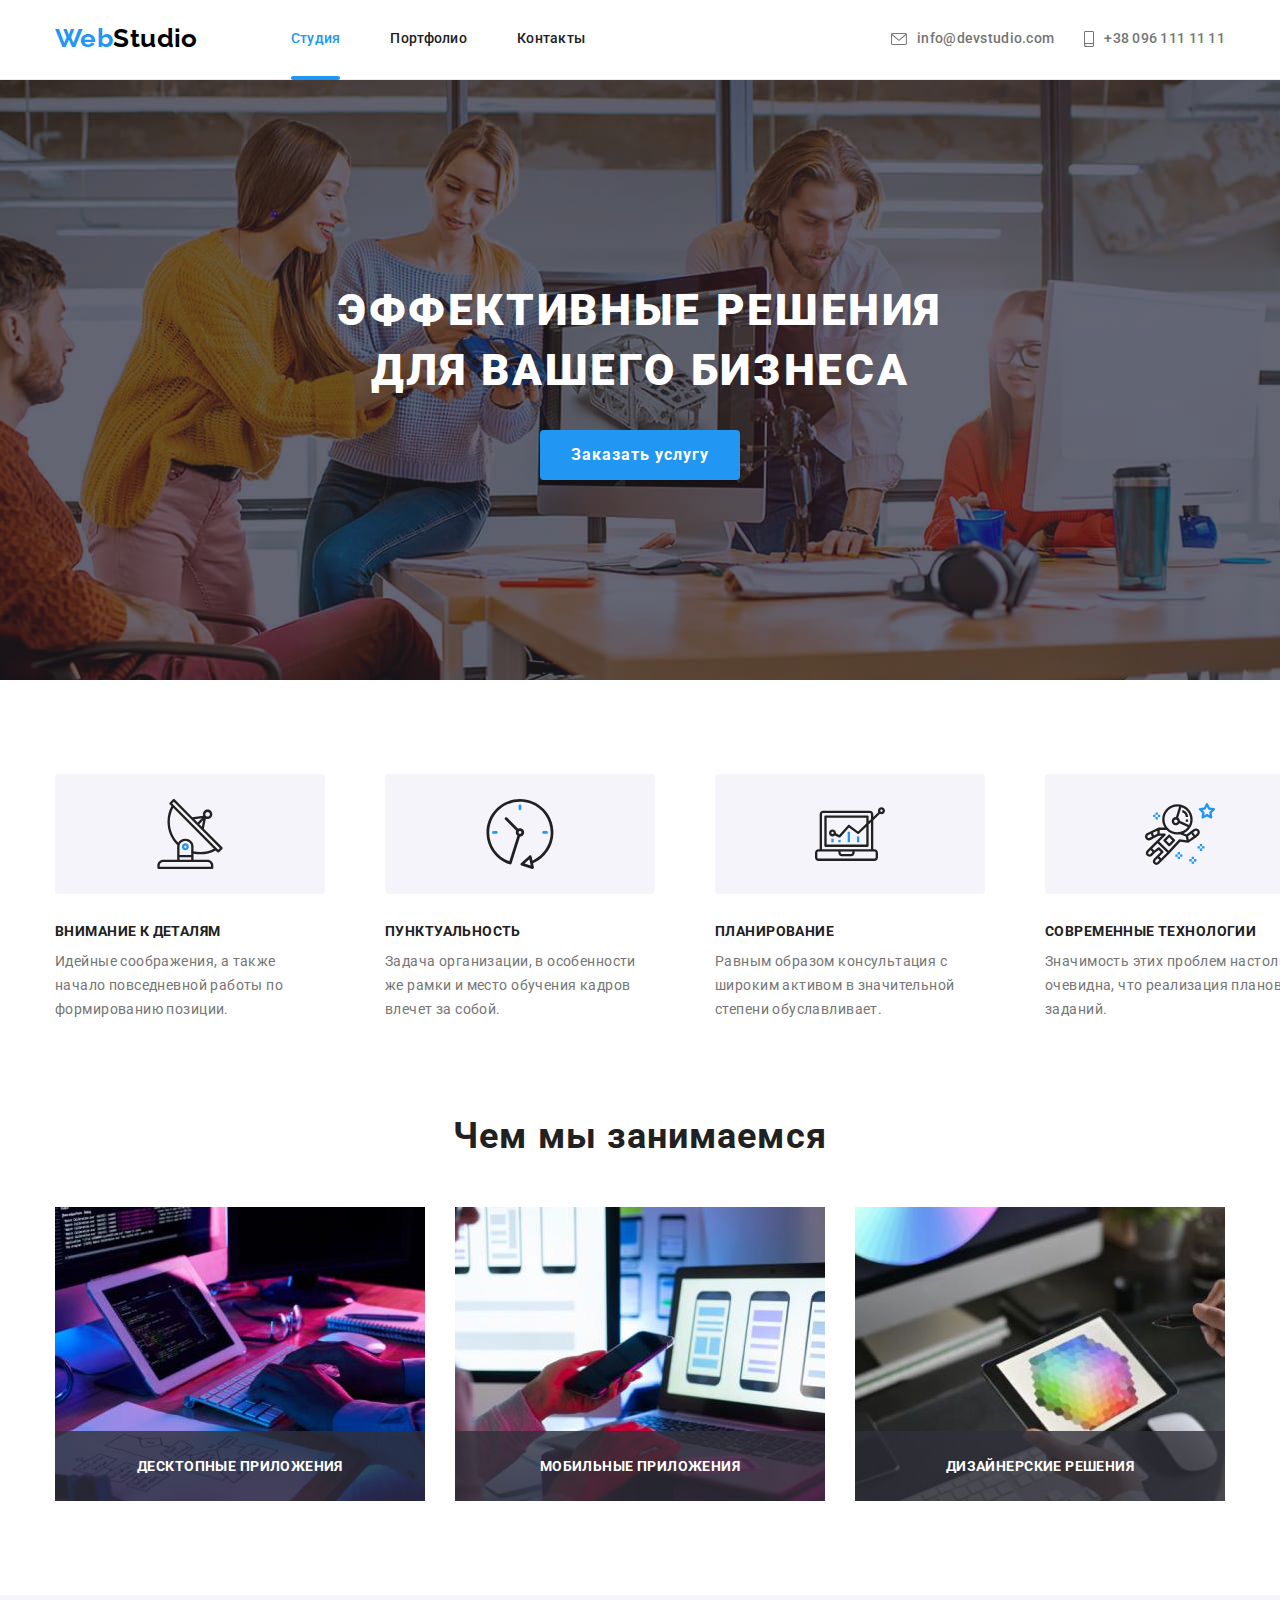
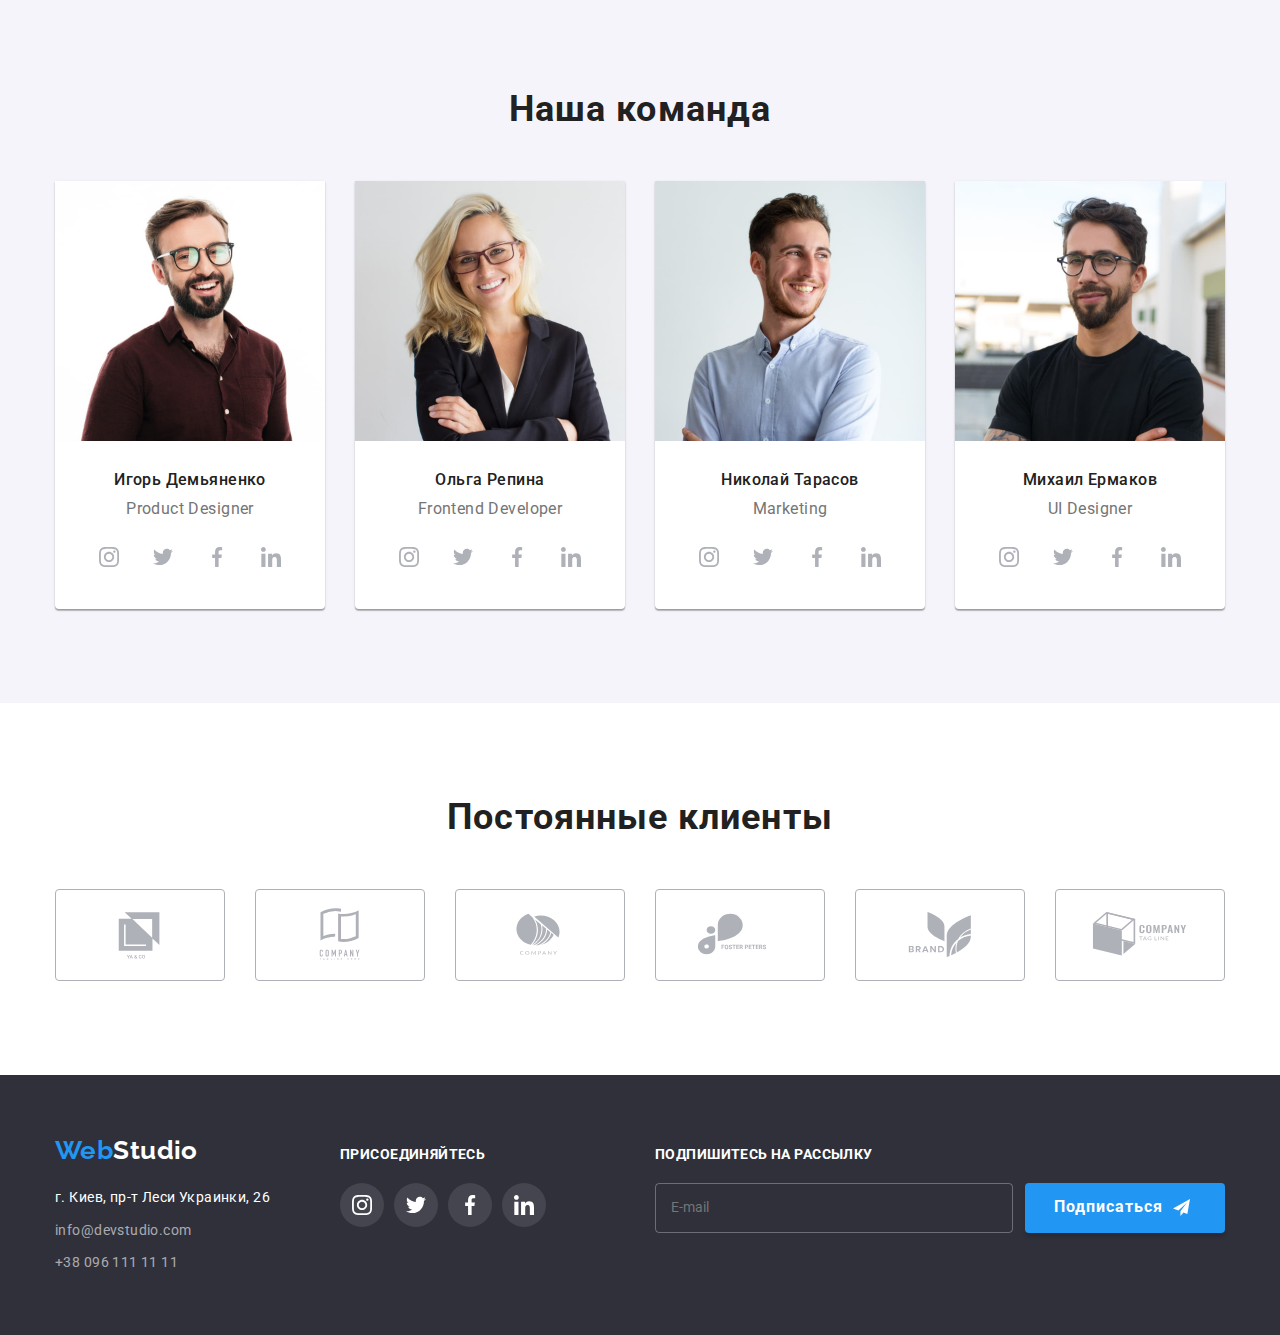
<file: index.html>
<!DOCTYPE html>
<html lang="ru">
<head>
    <meta charset="UTF-8">
    <meta http-equiv="X-UA-Compatible" content="IE=edge">
    <meta name="viewport" content="width=device-width, initial-scale=1.0">
    <title>Студия</title>     
    <link rel="stylesheet" href="https://cdnjs.cloudflare.com/ajax/libs/modern-normalize/1.0.0/modern-normalize.min.css">    
    <link rel="preconnect" href="https://fonts.googleapis.com">
    <link rel="preconnect" href="https://fonts.gstatic.com" crossorigin>
    <link href="https://fonts.googleapis.com/css2?family=Montserrat:wght@400;700&family=Raleway:wght@700&family=Roboto:wght@400;500;700;900&display=swap"
        rel="stylesheet">
    <link rel="stylesheet" href="./css/main.min.css">      
    <!-- <link rel="stylesheet" href="./css/styles.css">   -->
</head>
<body>
    <header class="header">
        <div class="container">
            <nav class="header-menu d-flex">
                <a lang="en" href="#" class="logo link"><span class="logo-blue">Web</span>Studio</a>
                <ul class="menu-list list">
                    <li>
                        <a class="menu-link link current" href="index.html">Студия</a>
                    </li>
                    <li>
                        <a class="menu-link link" href="portfolio.html">Портфолио</a>
                    </li>
                    <li >
                        <a class="menu-link link" href="#">Контакты</a>
                    </li>
                </ul>
            </nav>
            <ul class="header-link list">
                <li>                  
                    <a class="header-mail link" href="mailto:info@devstudio.com">
                        <svg class="envelope-icon" width="16" height="12">
                            <use href="./img/clients.svg#icon-envelope-1"></use>
                        </svg> info@devstudio.com
                    </a>
                </li>
                <li>                  
                    <a class="header-tel link" href="tel:+380961111111">
                        <svg class="smartphone-icon" width="10" height="16">
                            <use href="./img/clients.svg#icon-smartphone-2-1"></use>
                        </svg> +38 096 111 11 11
                    </a>
                </li>
            </ul>
        </div>
    </header>
    <main>
        <section class="hero section">
            <div class="container">
                <h1 class="hero__title">
                    Эффективные решения для вашего бизнеса
                </h1>        
                <button data-modal-open class="btn hero__btn" type="button">Заказать услугу</button>
            </div>
        </section>
        <section class="specifics section">
            <div class="container">
                <h2 class="visually-hidden">Особенности нашей команды</h2>
                <ul class="specify list d-flex">
                    <li class="specify__list">
                        <div class="specify__block">
                            <svg class="specify__icon" width="70" height="70">
                                <use href="./img/specifics.svg#icon-antenna-1-1"></use>
                            </svg>
                        </div>
                        <h3 class="specify__title">
                            Внимание к деталям
                        </h3>
                        <p class="specify__text">
                            Идейные соображения, а также начало повседневной работы по формированию позиции.
                        </p>
                    </li>
                    <li class="specify__list">
                        <div class="specify__block">
                            <svg class="specify__icon" width="70" height="70">
                                <use href="./img/specifics.svg#icon-clock-1-1"></use>
                            </svg>
                        </div>
                        <h3 class="specify__title">
                            Пунктуальность
                        </h3>
                        <p class="specify__text">
                            Задача организации, в особенности же рамки и место обучения кадров влечет за собой.
                        </p>
                    </li>
                    <li class="specify__list">
                        <div class="specify__block">
                            <svg class="specify__icon" width="70" height="70">
                                <use href="./img/specifics.svg#icon-diagram-1-1"></use>
                            </svg>
                        </div>                       
                        <h3 class="specify__title">
                            Планирование
                        </h3>
                        <p class="specify__text">
                            Равным образом консультация с широким активом в значительной степени обуславливает.
                        </p>
                    </li>
                    <li class="specify__list">
                        <div class="specify__block">
                            <svg class="specify__icon" width="70" height="70">
                                <use href="./img/specifics.svg#icon-astronaut-1-1"></use>
                            </svg>
                        </div>
                        <h3 class="specify__title">
                            Современные технологии
                        </h3>
                        <p class="specify__text">
                            Значимость этих проблем настолько очевидна, что реализация плановых заданий.
                        </p>
                    </li>
                </ul>
            </div>
        </section>
        <section class="employment">
            <div class="container">
                <h2>
                    Чем мы занимаемся
                </h2>
                <ul class="employ list d-flex">                    
                    <li class="employ__photo">                      
                        <div class="employ__overlay">
                            <p class="employ__text">Десктопные приложения</p>
                        </div>
                        <img src="img/box_1.jpg" alt="work_space" width="370">                                          
                    </li>
                    <li class="employ__photo">
                        <div class="employ__overlay">
                           <p class="employ__text">Мобильные приложения</p>
                        </div> 
                        <img src="img/box_2.jpg" alt="laptop" width="370">
                    </li>
                    <li class="employ__photo">
                        <div class="employ__overlay">
                           <p class="employ__text">Дизайнерские решения</p>
                        </div> 
                        <img src="img/box_3.jpg" alt="tablet" width="370">
                    </li>
                </ul>
            </div>
        </section>
        <section class="teem section">
            <div class="container">
                <h2>
                    Наша команда
                </h2>
                <ul class="teem__list list">
                    <li>
                        <img class="teem__photo" src="img/teamcard_1.jpg" alt="Демьяненко" width="270">                      
                        <h3 class="teem__name">Игорь Демьяненко</h3>
                        <p class="teem__description">Product Designer</p>
                        <ul class="socials list">
                            <li class="soc__item">
                                <a href="" class="soc__link link">
                                    <svg class="soc__icon" width="20" height="20">
                                        <use href="./img/symbols.svg#icon-instagram-2-2-1"></use>
                                    </svg>
                                </a>
                            </li>
                            <li class="soc__item">
                                <a href="" class="soc__link link">
                                    <svg class="soc__icon" width="20" height="20">
                                        <use href="./img/symbols.svg#icon-twitter-1-1"></use>
                                    </svg>
                                </a>
                            </li>
                            <li class="soc__item">
                                <a href="" class="soc__link link">
                                    <svg class="soc__icon" width="20" height="20">
                                         <use href="./img/symbols.svg#icon-facebook-1-1"></use>
                                    </svg>
                                </a>
                            </li>
                            <li class="soc__item">
                                <a href="" class="soc__link link">
                                    <svg class="soc__icon" width="20" height="20">
                                        <use href="./img/symbols.svg#icon-linkedin-1-1"></use>
                                    </svg>
                                </a>
                            </li>
                        </ul>
                    </li>
                    <li>
                        <img class="teem__photo" src="img/teamcard_2.jpg" alt="Репина" width="270">                       
                        <h3 class="teem__name">Ольга Репина</h3>
                        <p class="teem__description">Frontend Developer</p> 
                        <ul class="socials list">
                            <li class="soc__item">
                                <a href="" class="soc__link link">
                                    <svg class="soc__icon" width="20" height="20">
                                        <use href="./img/symbols.svg#icon-instagram-2-2-1"></use>
                                    </svg>
                                </a>
                            </li>
                            <li class="soc__item">
                                <a href="" class="soc__link link">
                                    <svg class="soc__icon" width="20" height="20">
                                        <use href="./img/symbols.svg#icon-twitter-1-1"></use>
                                    </svg>
                                </a>
                            </li>
                            <li class="soc__item">
                                <a href="" class="soc__link link">
                                    <svg class="soc__icon" width="20" height="20">
                                        <use href="./img/symbols.svg#icon-facebook-1-1"></use>
                                    </svg>
                                </a>
                            </li>
                            <li class="soc__item">
                                <a href="" class="soc__link link">
                                    <svg class="soc__icon" width="20" height="20">
                                        <use href="./img/symbols.svg#icon-linkedin-1-1"></use>
                                    </svg>
                                </a>
                            </li>
                        </ul>
                    </li>
                    <li>
                        <img class="teem__photo" src="img/teamcard_3.jpg" alt="Тарасов" width="270">                       
                        <h3 class="teem__name">Николай Тарасов</h3>
                        <p class="teem__description">Marketing</p> 
                        <ul class="socials list">
                            <li class="soc__item">
                                <a href="" class="soc__link link">
                                    <svg class="soc__icon" width="20" height="20">
                                        <use href="./img/symbols.svg#icon-instagram-2-2-1"></use>
                                    </svg>
                                </a>
                            </li>
                            <li class="soc__item">
                                <a href="" class="soc__link link">
                                    <svg class="soc__icon" width="20" height="20">
                                        <use href="./img/symbols.svg#icon-twitter-1-1"></use>
                                    </svg>
                                </a>
                            </li>
                            <li class="soc__item">
                                <a href="" class="soc__link link">
                                    <svg class="soc__icon" width="20" height="20">
                                        <use href="./img/symbols.svg#icon-facebook-1-1"></use>
                                    </svg>
                                </a>
                            </li>
                            <li class="soc__item">
                                <a href="" class="soc__link link">
                                    <svg class="soc__icon" width="20" height="20">
                                        <use href="./img/symbols.svg#icon-linkedin-1-1"></use>
                                    </svg>
                                </a>
                            </li>
                        </ul>
                    </li>
                    <li>
                        <img class="teem__photo" src="img/teamcard_4.jpg" alt="Ермаков" width="270">                     
                        <h3 class="teem__name">Михаил Ермаков</h3>
                        <p class="teem__description">UI Designer</p> 
                        <ul class="socials list">
                            <li class="soc__item">
                                <a href="" class="soc__link link">
                                    <svg class="soc__icon" width="20" height="20">
                                        <use href="./img/symbols.svg#icon-instagram-2-2-1"></use>
                                    </svg>
                                </a>
                            </li>
                            <li class="soc__item">
                                <a href="" class="soc__link link">
                                    <svg class="soc__icon" width="20" height="20">
                                        <use href="./img/symbols.svg#icon-twitter-1-1"></use>
                                    </svg>
                                </a>
                            </li>
                            <li class="soc__item">
                                <a href="" class="soc__link link">
                                    <svg class="soc__icon" width="20" height="20">
                                        <use href="./img/symbols.svg#icon-facebook-1-1"></use>
                                    </svg>
                                </a>
                            </li>
                            <li class="soc__item">
                                <a href="" class="soc__link link">
                                    <svg class="soc__icon" width="20" height="20">
                                        <use href="./img/symbols.svg#icon-linkedin-1-1"></use>
                                    </svg>
                                </a>
                            </li>
                        </ul>
                    </li>
                </ul>
            </div>
        </section>
        <section class="section">
            <div class="container">
                <h2>Постоянные клиенты</h2>
                <ul class="clients-list list">
                    <li class="clients-item">
                        <a href="" class="clients-link link">                          
                            <svg class="clients-icon" width="106" height="60">
                                <use href="./img/clients.svg#icon-ya-co"></use>
                            </svg>                         
                        </a>
                    </li>
                    <li class="clients-item ">
                        <a href="" class="clients-link link">
                            <svg class="clients-icon" width="106" height="60">
                                <use href="./img/clients.svg#icon-company"></use>
                            </svg>
                        </a>
                    </li>
                    <li class="clients-item">
                        <a href="" class="clients-link link">
                            <svg class="clients-icon" width="106" height="60">
                                <use href="./img/clients.svg#icon-company-2"></use>
                            </svg>
                        </a>
                    </li>
                    <li class="clients-item">
                        <a href="" class="clients-link link">
                            <svg class="clients-icon" width="106" height="60">
                                <use href="./img/clients.svg#icon-foster"></use>
                            </svg>
                        </a>
                    </li>
                    <li class="clients-item">
                        <a href="" class="clients-link link">
                            <svg class="clients-icon" width="106" height="60">
                                <use href="./img/clients.svg#icon-brand"></use>
                            </svg>
                        </a>
                    </li>
                    <li class="clients-item">
                        <a href="" class="clients-link link">
                            <svg class="clients-icon" width="106" height="60">
                                <use href="./img/clients.svg#icon-paralellogram"></use>
                            </svg>
                        </a>
                    </li>
                </ul>
            </div>
        </section>
    </main>
    <footer class="footer">
        <div class="container">
            <div class="footer-wrap">
                <a href="#" class="logo-footer link"><span class="logo-blue">Web</span>Studio</a>
                <address>
                    <ul class="list">
                        <li class="footer-list">
                            <p class="footer-address">г. Киев, пр-т Леси Украинки, 26</p>
                        </li>
                        <li class="footer-list"><a class="footer-link link" href="mailto:info@devstudio.com">info@devstudio.com</a></li>
                        <li class="footer-list"><a class="footer-link link" href="tel:+380961111111">+38 096 111 11 11</a></li>
                    </ul>
                </address>
            </div>
            <div class="footer-join">
                <p class="join-text">
                   ПРИСОЕДИНЯЙТЕСЬ
                </p>
                <ul class="join-lists list">
                    <li class="join-list">
                        <a href="" class="join-link link">
                            <svg class="f-soc__icon" width="20" height="20">
                                <use href="./img/symbols.svg#icon-instagram-2-2-1"></use>
                            </svg>
                        </a>
                    </li>
                    <li class="join-list">
                        <a href="" class="join-link link">
                            <svg class="f-soc__icon" width="20" height="20">
                                <use href="./img/symbols.svg#icon-twitter-1-1"></use>
                            </svg>
                        </a>
                    </li>
                    <li class="join-list">
                        <a href="" class="join-link link">
                            <svg class="f-soc__icon" width="20" height="20">
                                <use href="./img/symbols.svg#icon-facebook-1-1"></use>
                            </svg>
                        </a>
                    </li>
                    <li class="join-list">
                        <a href="" class="join-link link">
                            <svg class="f-soc__icon" width="20" height="20">
                                <use href="./img/symbols.svg#icon-linkedin-1-1"></use>
                            </svg>
                        </a>
                    </li>
                </ul>
            </div> 
            <div class="contact-form">
                <p class="form-text">Подпишитесь на рассылку</p>
                <form class="footer-form d-flex">                                      
                    <input class="form-list" type="email" name="email" id="e-mail" placeholder="E-mail" required>                                                   
                    <button class="form-btn btn" type="submit">Подписаться
                        <svg class="icon-send" width="17" height="17">
                            <use href="./img/symbols.svg#icon-send"></use>
                        </svg>
                    </button>
                </form>
            </div>
        </div>       
    </footer>   
    <div class="backdrop is-hidden" data-modal>
        <div class="modal">
            <button type="button" class="modal__btn modal__btn--close" data-modal-close>
                <svg class="modal__icon--close" width="17"  height="17" >
                    <use href="./img/symbols.svg#icon-close-black-18dp-2-1-1"></use>
                </svg>    
            </button>
            <p class="modal__text">Оставьте свои данные, мы вам перезвоним</p>
            <form class="modal__form">
                <div class="modal__form-block">
                    <label class="modal__label-text" for="user-name">Имя</label> 
                    <div class="modal__input-wrap">
                        <input  class="modal__form-input" type="text" name="user-name" id="user-name" placeholder=" " required>
                        <svg class="modal__icon modal__icon--man" width="18" height="18">
                            <use href="./img/symbols.svg#icon-person-black-18dp-1-1"></use>
                        </svg>
                    </div>                                                    
                </div>
                <div class="modal__form-block">
                    <label class="modal__label-text" for="phone-number">Телефон</label>
                    <div class="modal__input-wrap">
                        <input  class="modal__form-input" title="+38 096 111 11 11" type="tel" name="phone-number" id="phone-number" placeholder=" " required>
                        <svg class="modal__icon modal__icon--tel" width="18" height="18">
                            <use href="./img/symbols.svg#icon-phone-black"></use>
                        </svg>
                    </div>                                                    
                </div>
                <div class="modal__form-block">
                    <label class="modal__label-text" for="user-mail">Почта</label>
                    <div class="modal__input-wrap">
                        <input  class="modal__form-input" type="email" name="user-mail" id="user-mail" placeholder=" " required>
                        <svg class="modal__icon modal__icon--email" width="18" height="18">
                            <use href="./img/symbols.svg#icon-email-black-18dp-1-1"></use>
                        </svg>
                    </div>                                              
                </div>
                <div class="modal__form-block--last">
                    <label class="modal__label-text" for="user-text">Комментарий</label>                  
                    <textarea class="modal__form-message" name="user-text" id="user-text" rows="8" placeholder="Введите текст"></textarea>                 
                </div>
                <div class="modal__check">                   
                    <input  class="modal__check-box"  name="privacy" type="checkbox" value="true" id="privacy">
                    <label class="modal__check-text" for="privacy">
                          <span>
                            <svg class="modal__icon-vector" width="11" height="8">
                                <use href="./img/symbols.svg#icon-Vector"></use>
                            </svg>
                        </span> 
                        Соглашаюсь с рассылкой и принимаю <a class="modal__check-link" href="">Условия договора</a>
                    </label>
                </div>
                <button class="modal__check-btn" type="submit">Отправить</button>
            </form>
        </div>
    </div>
    <script src="./js/modal.js"></script>
</body>
</html>
</file>
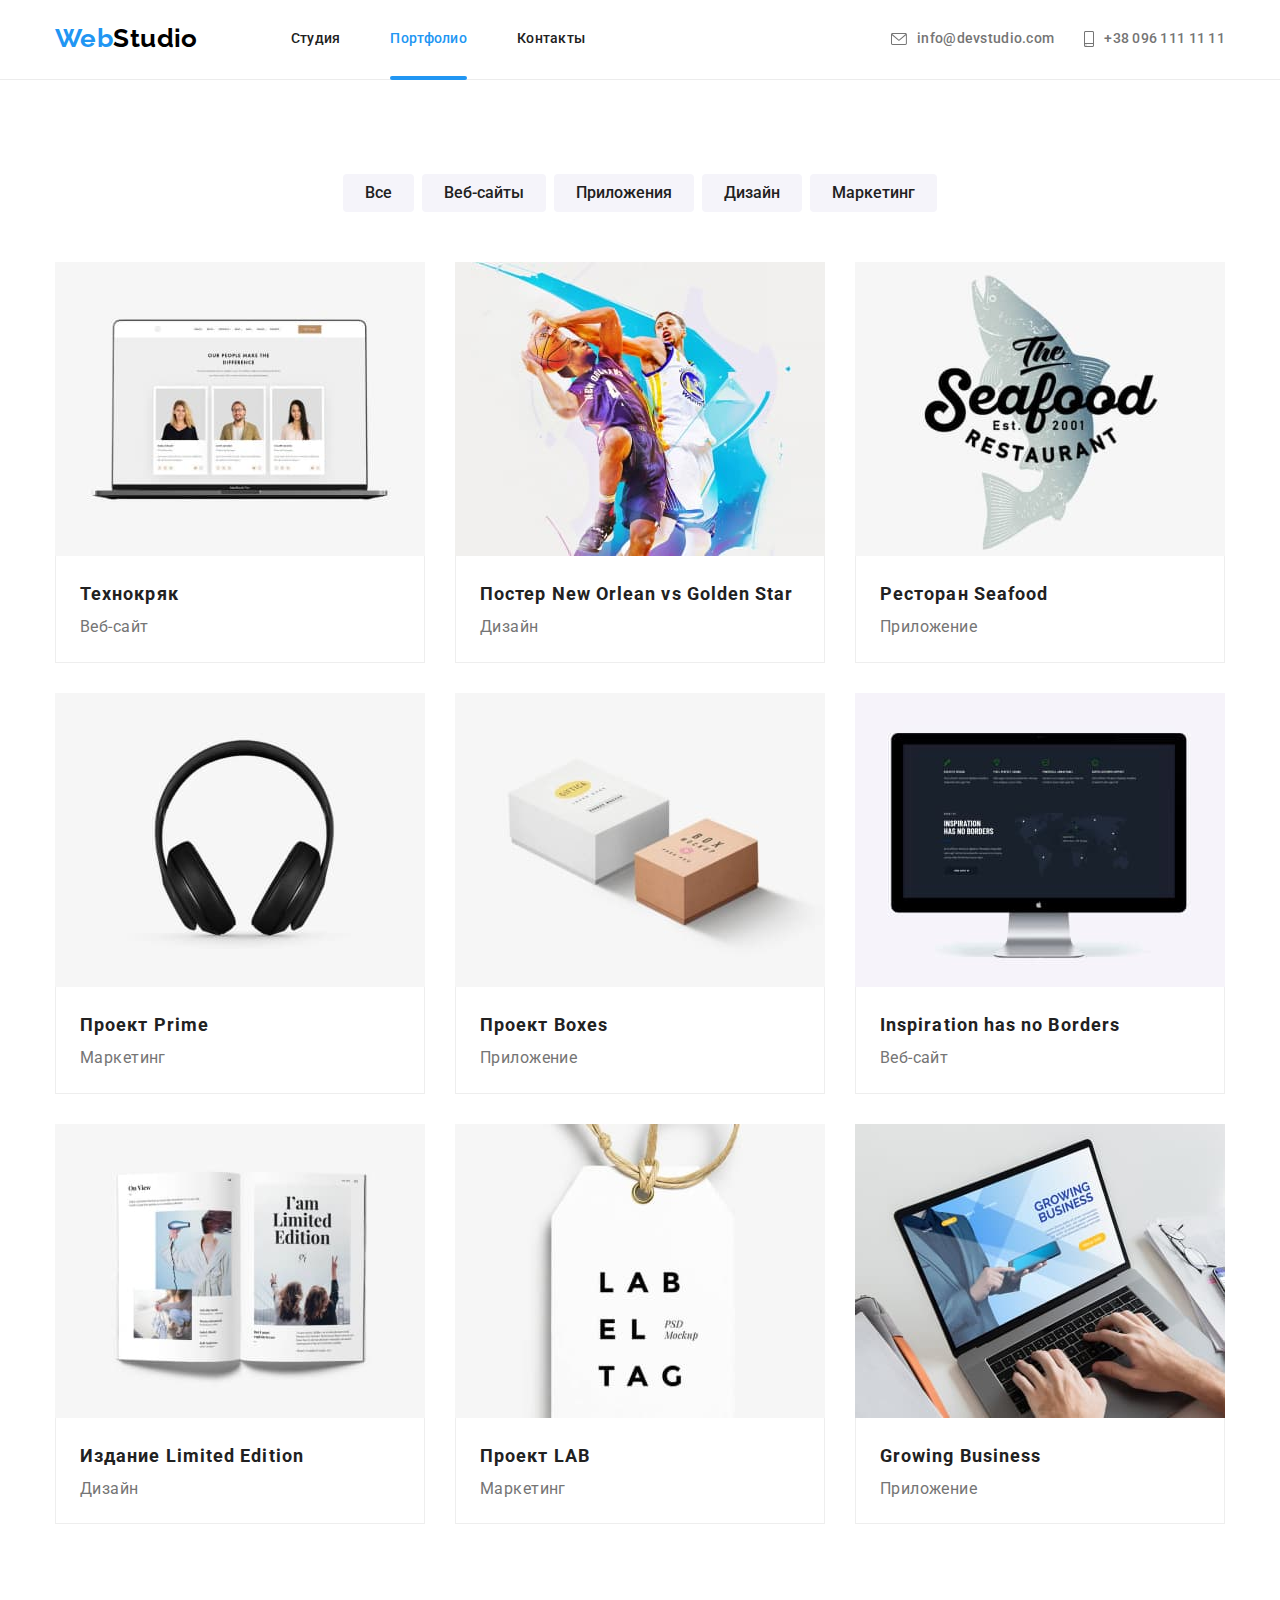
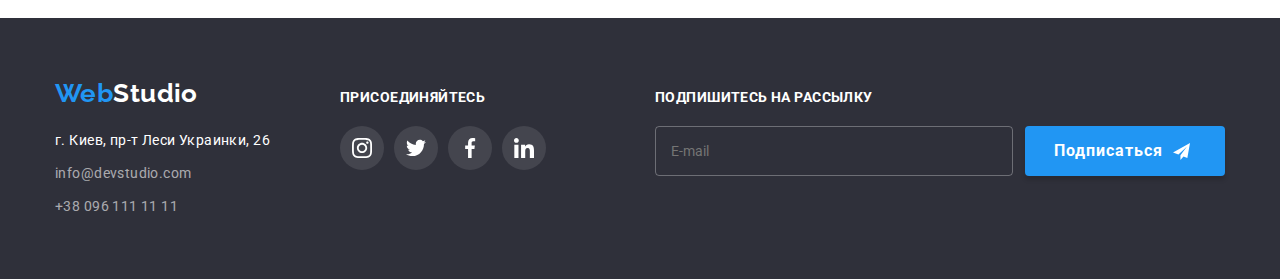
<file: portfolio.html>
<!DOCTYPE html>
<html lang="ru">
<head>
    <meta charset="UTF-8">
    <meta http-equiv="X-UA-Compatible" content="IE=edge">
    <meta name="viewport" content="width=device-width, initial-scale=1.0">
    <title>Портфолио</title>
    <link rel="stylesheet" href="https://cdnjs.cloudflare.com/ajax/libs/modern-normalize/1.0.0/modern-normalize.min.css">    
<link rel="preconnect" href="https://fonts.googleapis.com">
<link rel="preconnect" href="https://fonts.gstatic.com" crossorigin>
<link href="https://fonts.googleapis.com/css2?family=Montserrat:wght@400;700&family=Raleway:wght@700&family=Roboto:wght@400;500;700;900&display=swap"
    rel="stylesheet">
    <!-- <link rel="stylesheet" href="./css/styles.css"> -->
    <link rel="stylesheet" href="./css/portfolio.min.css">
</head>
<body>
    <header class="header">
        <div class="container">
            <nav class="header-menu d-flex">
                <a lang="en" href="#" class="logo link"><span class="logo-blue">Web</span>Studio</a>
                <ul class="menu-list list">
                    <li>
                        <a class="menu-link link" href="index.html">Студия</a>
                    </li>
                    <li>
                        <a class="menu-link link current" href="portfilio.html">Портфолио</a>
                    </li>
                    <li>
                        <a class="menu-link link" href="#">Контакты</a>
                    </li>
                </ul>
            </nav>
            <ul class="header-link list">
                <li>
                    <a class="header-mail link" href="mailto:info@devstudio.com">
                        <svg class="envelope-icon" width="16" height="12">
                            <use href="./img/clients.svg#icon-envelope-1"></use>
                        </svg> info@devstudio.com
                    </a>
                </li>
                <li>
                    <a class="header-tel link" href="tel:+380961111111">
                        <svg class="smartphone-icon" width="10" height="16">
                            <use href="./img/clients.svg#icon-smartphone-2-1"></use>
                        </svg> +38 096 111 11 11
                    </a>
                </li>
            </ul>
        </div>
    </header>
    <main>
        <section class="section">
            <div class="container">
                <h1 class="visually-hidden">О нас</h1>
                <ul class="portfilio-catalogue  list">
                    <li class="portfilio-catalogue__list"><button type="button" class="portfilio-catalogue__btn">Все</button></li>
                    <li class="portfilio-catalogue__list"><button type="button" class="portfilio-catalogue__btn">Веб-сайты</button></li>
                    <li class="portfilio-catalogue__list"><button type="button" class="portfilio-catalogue__btn">Приложения</button></li>
                    <li class="portfilio-catalogue__list"><button type="button" class="portfilio-catalogue__btn">Дизайн</button></li>
                    <li class="portfilio-catalogue__list"><button type="button" class="portfilio-catalogue__btn">Маркетинг</button></li>
                </ul>          
                <ul class="portfolio-cards list">
                    <li class="portfolio-card">
                        <a class="portfolio-card__link link" href="">                           
                            <div class="portfolio-overlay">
                                <img src="./img-portfolio/teem.jpg" alt="команда" width="370" height="290">
                                <p class="overlay-description">Ресурс предлагает комплексные предложения с разным уровнем функционала и сервисов. Все это позволит посетителю получить
                                исчерпывающие сведения о компании или частном лице.</p>
                            </div>
                            <div class="portfolio-wrap">
                                <h2 class="portfolio-description">Технокряк</h2>
                                <p class="portfolio-text">Веб-сайт</p>
                            </div>                        
                        </a>
                    </li>
                    <li class="portfolio-card">
                        <a class="portfolio-card__link link" href="">
                         <div class="portfolio-overlay">
                            <img src="./img-portfolio/poster.jpg" alt="постер" width="370" height="290">
                            <p class="overlay-description">Ресурс предлагает комплексные предложения с разным уровнем функционала и сервисов. Все
                                это позволит посетителю получить
                                исчерпывающие сведения о компании или частном лице.</p>
                         </div>                           
                            <div class="portfolio-wrap">
                                <h2 class="portfolio-description">Постер New Orlean vs Golden Star</h2>
                                <p class="portfolio-text">Дизайн</p>
                            </div>                            
                        </a>
                    </li>
                    <li class="portfolio-card">
                        <a class="portfolio-card__link link" href="">
                            <div class="portfolio-overlay">
                                <img src="./img-portfolio/delishes.jpg" alt="морские блюда" width="370" height="290">
                                <p class="overlay-description">Ресурс предлагает комплексные предложения с разным уровнем функционала и сервисов. Все
                                    это позволит посетителю получить
                                    исчерпывающие сведения о компании или частном лице.</p>
                            </div>                            
                            <div class="portfolio-wrap">
                                <h2 class="portfolio-description">Ресторан Seafood</h2>
                                <p class="portfolio-text">Приложение</p>
                            </div>
                        </a>
                    </li>               
                    <li class="portfolio-card">
                        <a class="portfolio-card__link link" href="">
                            <div class="portfolio-overlay">
                                <img src="./img-portfolio/headphone.jpg" alt="наушники" width="370" height="290">
                                <p class="overlay-description">Ресурс предлагает комплексные предложения с разным уровнем функционала и сервисов. Все
                                    это позволит посетителю получить
                                    исчерпывающие сведения о компании или частном лице.</p>
                            </div>                            
                            <div class="portfolio-wrap">
                                <h2 class="portfolio-description">Проект Prime</h2>
                                <p class="portfolio-text">Маркетинг</p>
                            </div>
                        </a>
                    </li>
                    <li class="portfolio-card">
                        <a class="portfolio-card__link link" href="">
                            <div class="portfolio-overlay">
                                <img src="./img-portfolio/box.jpg" alt="коробочки" width="370" height="290">
                                <p class="overlay-description">Ресурс предлагает комплексные предложения с разным уровнем функционала и сервисов. Все
                                    это позволит посетителю получить
                                    исчерпывающие сведения о компании или частном лице.</p>
                            </div>                           
                            <div class="portfolio-wrap">
                                <h2 class="portfolio-description">Проект Boxes</h2>
                                <p class="portfolio-text">Приложение</p>
                            </div>
                        </a>
                    </li>
                    <li class="portfolio-card">
                        <a class="portfolio-card__link link" href="">
                            <div class="portfolio-overlay">
                                <img src="./img-portfolio/site.jpg" alt="Веб-сайт" width="370" height="290">
                                <p class="overlay-description">Ресурс предлагает комплексные предложения с разным уровнем функционала и сервисов. Все
                                    это позволит посетителю получить
                                    исчерпывающие сведения о компании или частном лице.</p>
                            </div>                            
                            <div class="portfolio-wrap">
                                <h2 class="portfolio-description">Inspiration has no Borders</h2>
                                <p class="portfolio-text">Веб-сайт</p>
                            </div>
                        </a>
                    </li>               
                    <li  class="portfolio-card">
                        <a class="portfolio-card__link link" href="">
                            <div class="portfolio-overlay">
                                <img src="./img-portfolio/book.jpg" alt="книга" width="370" height="290">
                                <p class="overlay-description">Ресурс предлагает комплексные предложения с разным уровнем функционала и сервисов. Все
                                    это позволит посетителю получить
                                    исчерпывающие сведения о компании или частном лице.</p>
                            </div>                           
                            <div class="portfolio-wrap">
                                <h2 class="portfolio-description">Издание Limited Edition</h2>
                                <p class="portfolio-text">Дизайн</p>
                            </div>
                        </a>
                    </li>
                    <li class="portfolio-card">
                        <a class="portfolio-card__link link" href="">
                            <div class="portfolio-overlay">
                                <img src="./img-portfolio/label.jpg" alt="етикетка" width="370" height="290">
                                <p class="overlay-description">Ресурс предлагает комплексные предложения с разным уровнем функционала и сервисов. Все
                                    это позволит посетителю получить
                                    исчерпывающие сведения о компании или частном лице.</p>
                            </div>                           
                            <div class="portfolio-wrap">
                                <h2 class="portfolio-description">Проект LAB</h2>
                                <p class="portfolio-text">Маркетинг</p>
                            </div>
                        </a>
                    </li>
                    <li class="portfolio-card">
                        <a class="portfolio-card__link link" href="">
                            <div class="portfolio-overlay">
                                <img src="./img-portfolio/notebook.jpg" alt="ноутбук" width="370" height="290">
                                <p class="overlay-description">Ресурс предлагает комплексные предложения с разным уровнем функционала и сервисов. Все
                                    это позволит посетителю получить
                                    исчерпывающие сведения о компании или частном лице.</p>
                            </div>                           
                            <div class="portfolio-wrap">
                                <h2 class="portfolio-description">Growing Business</h2>
                                <p class="portfolio-text">Приложение</p>
                            </div>
                        </a>
                    </li>
                </ul>
            </div>
        </section>
    </main>
    <footer class="footer">
        <div class="container">
            <div class="footer-wrap">
                <a href="#" class="logo-footer link"><span class="logo-blue">Web</span>Studio</a>
                <address>
                    <ul class="list">
                        <li class="footer-list">
                            <p class="footer-address">г. Киев, пр-т Леси Украинки, 26</p>
                        </li>
                        <li class="footer-list"><a class="footer-link link"
                                href="mailto:info@devstudio.com">info@devstudio.com</a></li>
                        <li class="footer-list"><a class="footer-link link" href="tel:+380961111111">+38 096 111 11 11</a>
                        </li>
                    </ul>
                </address>
            </div>
            <div class="footer-join">
                <p class="join-text">
                    ПРИСОЕДИНЯЙТЕСЬ
                </p>
                <ul class="join-lists list">
                    <li class="join-list">
                        <a href="" class="join-link link">
                            <svg class="f-soc__icon" width="20" height="20">
                                <use href="./img/symbols.svg#icon-instagram-2-2-1"></use>
                            </svg>
                        </a>
                    </li>
                    <li class="join-list">
                        <a href="" class="join-link link">
                            <svg class="f-soc__icon" width="20" height="20">
                                <use href="./img/symbols.svg#icon-twitter-1-1"></use>
                            </svg>
                        </a>
                    </li>
                    <li class="join-list">
                        <a href="" class="join-link link">
                            <svg class="f-soc__icon" width="20" height="20">
                                <use href="./img/symbols.svg#icon-facebook-1-1"></use>
                            </svg>
                        </a>
                    </li>
                    <li class="join-list">
                        <a href="" class="join-link link">
                            <svg class="f-soc__icon" width="20" height="20">
                                <use href="./img/symbols.svg#icon-linkedin-1-1"></use>
                            </svg>
                        </a>
                    </li>
                </ul>
            </div>
            <div class="contact-form">
                <p class="form-text">Подпишитесь на рассылку</p>
                <form class="footer-form d-flex">
                    <input class="form-list" type="email" name="email" id="e-mail" placeholder="E-mail" required>
                    <button class="form-btn btn" type="submit">Подписаться
                        <svg class="icon-send" width="17" height="17">
                            <use href="./img/symbols.svg#icon-send"></use>
                        </svg>
                    </button>
                </form>
            </div>
        </div>
    </footer>
</body>
</html>
</file>
<file: css/styles.css>
:root {
    --logo-color: #000;
    --hero-color: #2F303A;
    --background-color: #fff;
    --body-color: #212121;
    --main-title-color: #FFFFFF;
    --second-title-color: #212121;
    --accent-color: #2196F3;
    --btn-color: #fff;
    --btn-hover-color: #188CE8;
    --menu-link-color: #212121;
    --header-link-color: #757575;
    --specify-text-color: #757575;
    --secondary-title-color: #212121;
    --teem__name-color: #212121;
    --teem__bg-color: #F5F4FA;
    --teem__list-bg-color:#FFFFFF;
    --teem__description-color: #757575;
    --portfolio-bg-color: #fff;
    --portfolio-description-color: #212121;
    --portfolio-text-color: #757575;
    --portfolio__btn-color: #212121;
    --portfolio__btn-bg-color: #F5F4FA;
    --portfolio__btn-hover-color: #fff;
    --portfolio__btn-bg-hover-color: #2196F3;
    --footer-bg-color: #2F303A;
    --logo-footer-color: #fff;
    --footer-address-color: #fff;
    --footer-link-color: rgba(255, 255, 255, 0.6);
    --footer-link-hover-color: #FFFFFF99;
}

@font-face {
    font-family: 'Roboto-Medium';
    src: url(../fonts/Roboto/Roboto-Medium.eot);
    src: url(../fonts/Roboto/Roboto-Medium.eot) format('embedded-opentype'),
        url(../fonts/Roboto/Roboto-Medium.svg) format('svg'),
        url(../fonts/Roboto/Roboto-Medium.ttf) format('truetype'),
        url(../fonts/Roboto/Roboto-Medium.woff) format('woff'),
        url(../fonts/Roboto/Roboto-Medium.woff2) format('woff2');
    font-weight: 500;
    font-style: normal;
}

@font-face {
    font-family: 'Roboto-Regular';
    src: url(../fonts/Roboto/Roboto-Regular.eot);
    src: url(../fonts/Roboto/Roboto-Regular.eot?#iefix) format('embedded-opentype'),
        url(../fonts/Roboto/Roboto-Regular.svg#Roboto-Regular) format('svg'),
        url(../fonts/Roboto/Roboto-Regular.ttf) format('truetype'),
        url(../fonts/Roboto/Roboto-Regular.woff) format('woff'),
        url(../fonts/Roboto/Roboto-Regular.woff2) format('woff2');
    font-weight: 400;
    font-style: normal;
}

@font-face {
    font-family: 'Roboto-Bold';
    src: url(../fonts/Roboto/Roboto-Bold.eot);
    src: url(../fonts/Roboto/Roboto-Bold.eot?#iefix) format('embedded-opentype'),
        url(../fonts/Roboto/Roboto-Bold.svg#Roboto-Bold) format('svg'),
        url(../fonts/Roboto/Roboto-Bold.ttf) format('truetype'),
        url(../fonts/Roboto/Roboto-Bold.woff) format('woff'),
        url(../fonts/Roboto/Roboto-Bold.woff2) format('woff2');
    font-weight: 700;
    font-style: normal;
}

@font-face {
    font-family: 'Roboto-Black';
    src: url(../fonts/Roboto/Roboto-Black.eot);
    src: url(../fonts/Roboto/Roboto-Black.eot?#iefix) format('embedded-opentype'),
        url(../fonts/Roboto/Roboto-Black.svg#Roboto-Black) format('svg'),
        url(../fonts/Roboto/Roboto-Black.ttf) format('truetype'),
        url(../fonts/Roboto/Roboto-Black.woff) format('woff'),
        url(../fonts/Roboto/Roboto-Black.woff2) format('woff2');
    font-weight: 900;
    font-style: normal;
}

@font-face {
    font-family: 'Montserrat';
    src: url(../fonts/Montserrat/Montserrat-Regular.eot);
    src: url(../fonts/Montserrat/Montserrat-Regular.eot?#iefix) format('embedded-opentype'),
        url(../fonts/Montserrat/Montserrat-Regular.woff2) format('woff2'),
        url(../fonts/Montserrat/Montserrat-Regular.woff) format('woff');
    font-weight: 400;
    font-style: normal;
    font-display: swap;
}

@font-face {
    font-family: 'Montserrat';
    src: url(../fonts/Montserrat/Montserrat-Bold.eot);
    src: url(../fonts/Montserrat/Montserrat-Bold.eot?#iefix) format('embedded-opentype'),
        url(../fonts/Montserrat/Montserrat-Bold.woff2) format('woff2'),
        url(../fonts/Montserrat/Montserrat-Bold.woff) format('woff');
    font-weight: 700;
    font-style: normal;
    font-display: swap;
}

@font-face {
    font-family: 'Raleway';
    src: url(../fonts/Raleway/Raleway-Bold.eot); 
    src: url(../fonts/Raleway/Raleway-Bold.eot?#iefix) format('embedded-opentype'),
        url(../fonts/Raleway/Raleway-Bold.woff2) format('woff2'),
        url(../fonts/Raleway/Raleway-Bold.woff) format('woff');
    font-weight: normal;
    font-style: normal;
    font-display: swap;
}

* {
    margin: 0;
    padding: 0;   
}

p,
h1,
h2,
h3,
h5,
h6 {
    margin: 0;
    padding: 0;
}

ul,
ol {
    margin: 0;
    padding-left: 0;
}

button {
    cursor: pointer;
}

.container {
    width: 1200px;
    margin: 0 auto;
    padding: 0 15px;
}

.section {
    padding: 94px 0;
}

body {
    font-family: 'Roboto', sans-serif;  
    color: var(--body-color);  
    font-size: 14px;
    letter-spacing: 0.03em;  
    background: var(--background-color);
}

.list {
    list-style: none;
}

.link {
    text-decoration: none;
}

.visually-hidden {
    position: absolute;
    white-space: nowrap;
    width: 1px;
    height: 1px;
    overflow: hidden;
    border: 0;
    padding: 0;
    clip: rect(0 0 0 0);
    clip-path: inset(50%);
    margin: -1px;
}

img {
    display: block;
    max-width: 100%;
    height: auto;
}

.d-flex {
    display: flex;
}

.btn {
    font-family: inherit;
    color: var(--btn-color);
    font-weight: 700;
    font-size: 16px;
    line-height: 1.87;
    letter-spacing: 0.06em;
    display: block;   
    min-width: 200px;
    height: 50px;
    background: var(--accent-color);
    box-shadow: 0px 4px 4px rgba(0, 0, 0, 0.15);
    border-radius: 4px;
    border: none;
    transition-property: background;
    transition-duration: 250ms;
    transition-timing-function: cubic-bezier(0.4, 0, 0.2, 1);
}

h2 {
    font-weight: 700;
    font-size: 36px;
    line-height: 1.16;
    text-align: center;
    margin-bottom: 50px;
    color: var(--secondary-title-color);
    letter-spacing: 0.03em;
}
 

/*---------------------------HEADER-------------------------------*/

.header {
    border-bottom: 1px solid rgba(236, 236, 236, 1);
    background-color: #fff
}

header .container {
    display: flex;
    align-items: center;
}


.logo,
.header-mail,
.header-tel,
.menu-link {
    padding: 24px 0 25px;
}

.logo,
.logo-blue {
    font-family: 'Raleway';
    font-weight: 700;
    font-size: 26px;
    color: var(--logo-color);
}

.logo {
    margin-right: 93px;
}

.logo-blue {
    color: var(--accent-color);
}

.menu-list {
    display: flex;
    align-items: center;
}

.menu-list>li {
    position: relative;
}

.menu-list .link.current {
    color: var(--accent-color);
}

.menu-link {
    font-weight: 500;
    line-height: 1.14;
    letter-spacing: 0.02em;
    color: var(--link-color);
    display: block;
    transition-property: color;
    transition-duration: 250ms;
    transition-timing-function: cubic-bezier(0.4, 0, 0.2, 1);
}

.menu-link:hover,
.menu-link:focus {
    color: var(--accent-color);
}

.menu-link::after {
    content: "";
    position: absolute;
    left: 0;
    bottom: -8px;
    width: 100%;
    height: 4px;
    border-radius: 2px;
    background: #2196F3;
    opacity: 0;
    transition-property: background;
    transition-duration: 250ms;
    transition-timing-function: cubic-bezier(0.4, 0, 0.2, 1);

}

.menu-link.current::after {
    opacity: 1;
}

.header-link>li {
    display: flex;
    align-items: center;
    justify-content: center;
    color: var(--header-link-color);
}

.envelope-icon,
.smartphone-icon {
    display: inline-block;
    fill: currentColor;
    margin-right: 10px;
    justify-content: center;

}

.header-mail,
.header-tel {
    font-size: 14px;
    font-weight: 500;
    line-height: 1.14;
    letter-spacing: 0.02em;
    color: var(--header-link-color);
    display: flex;
    align-items: center;
    transition-property: color;
    transition-duration: 250ms;
    transition-timing-function: cubic-bezier(0.4, 0, 0.2, 1);

}

.header-mail:hover,
.header-mail:focus,
.header-tel:hover,
.header-tel:focus {
    color: var(--accent-color);
}

.menu-list>li:not(:last-child) {
    margin-right: 50px;
}

.header-link {
    display: flex;
    margin-left: auto;
}

.header-link li:not(:last-child) {
    margin-right: 30px;
}

/*------------------------------Hero---------------------------*/
.hero {
    padding: 200px 0 200px;
    background-image: linear-gradient(rgba(47, 48, 58, 0.4), rgba(47, 48, 58, 0.4)), url(../img/hero-bg.jpg);
    background-color: var(--hero-color);
    background-repeat: no-repeat;
    background-position: center;
    background-size: cover;
    max-width: 1600px;
    margin: 0 auto;
}

.hero__title {
        width: 696px;
        font-weight: 900;
        font-size: 44px;
        text-align: center;
        text-transform: uppercase;
        color: var(--main-title-color);
        line-height: 60px;
        letter-spacing: 0.06em;
        margin: 0 auto;
        margin-bottom: 30px;
}

.hero__btn {
        margin: auto;      
}

.hero__btn:hover,
.hero__btn:focus {
         background: var(--btn-hover-color);
}


/*-----------------------Specifics--------------------------*/
.specify__list {
    width: 270px;
}

.specify__list:not(:first-child) {
    margin-left: 30px;
}

.specify__block {
    width: 270px;
    height: 120px;
    margin-bottom: 30px;
    background: #F5F4FA;
    border-radius: 4px;
    justify-content: center;
    display: flex;
    align-items: center;
}

.specify__title {
    font-size: 14px;
    font-weight: 700;
    line-height: 1.14;
    text-transform: uppercase;
    margin-bottom: 10px;
}

.specify__text {
    line-height: 1.71;
    color: var(--specify-text-color);
}

/* ---------------------Employment---------------------------- */

.employment {
    padding-bottom: 94px;
}

.employ__photo {
    width: calc((100% - 60px) / 3);
    position: relative;
}

.employ__photo:not(:first-child) {
    margin-left: 30px;
}

.employ__overlay {
    position: absolute;
    left: 0;
    bottom: 0;
    width: 100%;
    height: 70px;
    background: rgba(47, 48, 58, 0.8);
    justify-content: center;  
    align-items: center;
    display: flex;
   
}

.employ__text {
    color: #fff;
    text-transform: uppercase; 
    font-weight: 700; 
}

/* -------------------------------------Teem---------------------------------*/

.teem {
    background: var(--teem__bg-color)
}

.teem__list {
    display: flex;
}

.teem__list> li:not(:last-child) {
    margin-right: 30px;
}

.teem__list> li {     
    background:var(--teem__list-bg-color);   
    box-shadow: 0px 1px 3px rgba(0, 0, 0, 0.12), 0px 1px 1px rgba(0, 0, 0, 0.14), 0px 2px 1px rgba(0, 0, 0, 0.2);
    border-radius: 0px 0px 4px 4px;
}

.teem__list> li {
    width: calc((100%-90));
}
   

.teem__name {
    font-weight: 500;
    font-size: 16px;
    line-height: 1.18;    
    text-align: center;   
    color: var(--teem__name-color);
    margin: 30px 0 10px;  
}

.teem__description {   
    font-size: 16px;
    line-height: 1.18;  
    text-align: center;   
    color: var(--teem__description-color);
    margin-bottom: 16px;
}

.socials {
    display: flex;
    justify-content: center;
    margin-bottom: 30px;
}

.soc__item {
    width: 44px;
    height: 44px;    
    margin-right: 10px;
}

.soc__item:last-child {
    margin-right: 0;
}

.soc__link {
    border-radius: 50%;
    width: 100%;
    height: 100%;
    background: #fff;
    display: flex;
    align-items: center;
    justify-content: center;
    fill: #AFB1B8;
    transition-property: background, fill;
    transition-duration: 250ms, 250ms;
    transition-timing-function: cubic-bezier(0.4, 0, 0.2, 1), cubic-bezier(0.4, 0, 0.2, 1);
}

.soc__link:hover,
.soc__link:focus {   
    background: #2196F3;
    fill: #FFFFFF;
}

/* -------------------CLIENTS--------------------- */

.clients-list {
    display: flex;
    justify-content: center;   
}

.clients-item {
    width: 170px;
    height: 92px;
    margin-right: 30px;
}
 
.clients-item:last-child {
    margin-right: 0;
}

.clients-link {   
    width: 100%;
    height: 100%;   
    display: flex;
    align-items: center;
    justify-content: center;        
    border: 1px solid #AFB1B8;
    border-radius: 4px; 
    color: #AFB1B8;
    transition-property: background, border, color;
    transition-duration: 250ms, 250ms,250ms;
    transition-timing-function: cubic-bezier(0.4, 0, 0.2, 1),cubic-bezier(0.4, 0, 0.2, 1),cubic-bezier(0.4, 0, 0.2, 1); 
    fill: currentColor;
        
}



.clients-link:hover, 
.clients-link:focus {
   color: #2196F3;
   border: 1px solid #2196F3;
}

/* -------------------footer---------------------------- */

.footer {
    padding: 60px 0 60px;
    background: var(--footer-bg-color);    
}

.footer .container {
    display: flex;    
    align-items: baseline;
}

.logo-footer {
    display: flex;
    font-family:'Raleway';
    font-style: normal;
    font-weight: 700;
    font-size: 26px;
    line-height: 1.19;  
    margin-bottom: 20px;
    color: var(--logo-footer-color);  
}

.footer-address {
    font-weight: 400;  
    line-height: 1.71;   
    color: var(--footer-address-color);
    font-style: normal;
}

.footer-list:not(:last-child) {
    margin-bottom: 9px;
}

.footer-link {     
    line-height: 1.71;   
    font-style: normal;
    color:var(--footer-link-color);
    transition-property: color;
    transition-duration: 250ms;
    transition-timing-function: cubic-bezier(0.4, 0, 0.2, 1);
}

.footer-link:hover,
.footer-link:focus {
    color:var(--footer-link-hover-color);
}

.footer-join{
    margin-left: 70px;
}
he
.join-lists {
    display: flex;
    justify-content: center;    
}

.join-text, .form-text  {   
    font-weight: 700; 
    font-size: 14px;
    line-height: 1.14;    
    letter-spacing: 0.03em;
    text-transform: uppercase;
    color: #FFFFFF; 
    margin-bottom: 20px; 
   
}

.join-list {
    width: 44px;
    height: 44px;
    margin-right: 10px;
}

.join-list:last-child {
    margin-right: 0;
}

.join-link {
    width: 100%;
    height: 100%;
    border-radius: 50%;
    color: #fff;
    background: rgba(255, 255, 255, 0.1);
    display: flex;
    justify-content: center;
    align-items: center;
    transition-property: background;
    transition-duration: 250ms;
    transition-timing-function: cubic-bezier(0.4, 0, 0.2, 1);
}

.f-soc__icon {
    fill: currentColor;
}

.join-link:hover {
    background: #2196F3;    
}

.contact-form {
    margin-left: auto;
}

.form-list {
    width: 358px;   
    padding: 15px 0 16px 15px;
    background-color: transparent;
    border: 1px solid rgba(255, 255, 255, 0.3);       
    border-radius: 4px;  
    color: #fff;
    outline: none;
    margin-right: 12px;
}

.form-btn {
    padding: 10px 28px 10px 29px;
    font-weight: 700;
    font-size: 16px;
    line-height: 1.8;
    display: flex;
    align-items: center;
    text-align: center;
    letter-spacing: 0.06em;
    color: #FFFFFF;
    background-color: #2196F3;
    border-radius: 4px;
    border: none;
    transition-property: background-color;
    transition-duration: 250ms;
    transition-timing-function: cubic-bezier(0.4, 0, 0.2, 1);    
}

.form-btn:focus,
.form-list:focus {   
    background-color: rgba(255, 255, 255, 0.1);
}

.icon-send {
    fill: #fff;
    margin-left: 10px;

}

/* -----------------PORTFOLIO--------------- */


.list-btn {
    margin-right: 8px;
}

.portfilio-catalogue {
    display: flex;
    justify-content: center;
    margin-bottom: 50px;
}

.portfilio-catalogue__btn {
    padding: 6px 22px;
    color: var(--portfolio__btn-color);
    background: var(--portfolio__btn-bg-color);
    border-radius: 4px;
    font-weight: 500;
    font-size: 16px;
    line-height: 1.62;
    text-align: center;
    cursor: pointer;
    border: none;
    transition-property: color, background, box-shadow;
    transition-duration: 250ms, 250ms, 250ms;
    transition-timing-function: cubic-bezier(0.4, 0, 0.2, 1), cubic-bezier(0.4, 0, 0.2, 1), cubic-bezier(0.4, 0, 0.2, 1);
}

.portfilio-catalogue__btn:hover,
.portfilio-catalogue__btn:focus {
    color: #fff;
    background: var(--accent-color);
    box-shadow: 0px 3px 1px rgba(0, 0, 0, 0.1), 0px 1px 2px rgba(0, 0, 0, 0.08), 0px 2px 2px rgba(0, 0, 0, 0.12);
}

.portfolio-cards {
    display: flex;
    flex-wrap: wrap;
    margin-left: -30px;
    margin-top: -30px;
}

.portfolio-card {
    width: calc(100% / 3 - 30px);
    margin-left: 30px;
    margin-top: 30px;
}

.portfolio-card__link {
    display: block;
    transition-property: box-shadow;
    transition-duration: 250ms;
    transition-timing-function: cubic-bezier(0.4, 0, 0.2, 1);
}

.portfolio-card:hover .overlay-description,
.portfolio-card:focus .overlay-description {
    box-shadow: 0px 4px 4px 0px rgba(0, 0, 0, 0.25);
    transform: translateY(0);
}

.portfolio-overlay {
    position: relative;
    overflow: hidden;
}

.overlay-description {
    position: absolute;
    top: 0;
    height: 100%;
    background-color: rgba(33, 150, 243, 0.9);
    padding: 63px 24px;
    color: #fff;
    font-size: 18px;
    line-height: 1.5;
    letter-spacing: 0.03em;
    transform: translateY(101%);
    transition: transform;
    transition-duration: 250ms;
    transition-timing-function: cubic-bezier(0.4, 0, 0.2, 1);
}

.portfolio-wrap {
    padding: 20px 24px;
    border: 1px solid #EEEEEE;
    border-top-width: 0;
}

.portfolio-description {
    font-weight: 700;
    font-size: 18px;
    line-height: 2;
    letter-spacing: 0.06em;
    text-align: left;
    color: var(--portfolio-description-color);
    margin-bottom: 0;
}

.portfolio-text {
    font-size: 16px;
    line-height: 1.87;
    color: var(--portfolio-text-color);
}

/* -----------------------------------------------Modal----------------------------------------------------------- */

.backdrop {
    position: fixed;
    width: 100%;
    height: 100%;
    top: 0;
    opacity: 1;
    background-color: rgba(0, 0, 0, 0.2);
    transition: opacity;
    transition-duration: 250ms;
    transition-timing-function: cubic-bezier(0.4, 0, 0.2, 1); 
    
}

.backdrop.is-hidden .modal{
    transform: translate(-50%, -50%) scale(0.7);   
}

.modal {
    padding: 40px;
    position: absolute;
    width: 528px;
    min-height: 581px;
    background-color: #fff;
    top: 50%;
    left: 50%;
    transform: translate(-50%, -50%) scale(1);
    transition: transform;
    transition-duration: 350ms;
    transition-timing-function: cubic-bezier(0.4, 0, 0.2, 1);
    box-shadow: 0px 1px 3px rgba(0, 0, 0, 0.12), 0px 1px 1px rgba(0, 0, 0, 0.14), 0px 2px 1px rgba(0, 0, 0, 0.2);
    border-radius: 4px;
}

.modal__btn--close {
    position: absolute;
    top: 10px;
    right: 10px;
    width: 30px;
    height: 30px;
    display: inline-block;
    stroke-width: 0;
    stroke: currentColor;
    fill:#000;
    background-color: #fff;
    border-radius: 50%;
    border: 1px solid rgba(0, 0, 0, 0.1);
    display: flex;
    justify-content: center;
    align-items: center;    
   
}

.modal__btn--close:hover,
.modal__btn--close:focus {
    fill: #2196F3;
}

.is-hidden {
    visibility: hidden;
    opacity: 0;
    pointer-events: none;    
    transition: visibility, opacity;
    transition-duration: 350ms, 350ms;
    transition-timing-function:  cubic-bezier(0.4, 0, 0.2, 1), cubic-bezier(0.4, 0, 0.2, 1);
}

.modal__text {
    font-weight: 700;
    font-size: 20px;
    line-height: 1.15;
    text-align: center;
    letter-spacing: 0.03em;
    color: #212121;
    margin-bottom: 15px;
} 
  
.modal__label-text {
    font-weight: 400;
    font-size: 12px;
    line-height: 1.16;
    letter-spacing: 0.01em;
    color: #757575;
    margin-bottom: 4px;
    display: block;

}

.modal__form-block {   
    margin-bottom: 10px;   
}

.modal__form-block--last {
    margin-bottom: 0;
}

.modal__input-wrap {
    position: relative;
}
 
.modal__.icon {
    position: absolute;
    top: 50%;
    left: 12px;
    transform: translateY(-50%);
    fill: #212121;
    transition: fill;
    transition-duration: 350ms;
    transition-timing-function: cubic-bezier(0.4, 0, 0.2, 1);
}

.modal__form-input {
    padding-left: 42px;
    display: inline-block;
    width: 100%;
    height: 40px;
    border: 1px solid rgba(33, 33, 33, 0.2);
    border-radius: 4px;
    outline: none; 
    transition: border;
    transition-duration: 350ms;
    transition-timing-function: cubic-bezier(0.4, 0, 0.2, 1);
}

  
.modal__form-input:focus + .icon,
.modal__form-input:not(:placeholder-shown) + .icon {
    fill: #2196F3;   
}  

.modal__form-message {   
    padding: 12px 16px;
    width: 100%;
    border: 1px solid rgba(33, 33, 33, 0.2);
    border-radius: 4px;
    outline: none;
    resize: none;
    transition: border;
    transition-duration: 350ms;
    transition-timing-function: cubic-bezier(0.4, 0, 0.2, 1);
}

.modal__form-message:focus {
    border-color: var(--accent-color);
}

.modal__form-input:focus {
    border-color: var(--accent-color);   
}

.modal__check {    
    margin: 20px 0 30px; 
}

.modal__check-text {
    display: flex;
    align-items: center;
    justify-content: center;
    font-weight: 400;
    font-size: 14px;
    line-height: 1.71;    
    letter-spacing: 0.03em;
    color: #757575;   
}

.modal__check-text span {
    width: 16px;
    height: 15px;
    border: 2px solid #090b13;
    border-radius: 3px;
    margin-right: 5px;
    display: flex;
    align-items: center;
    justify-content: center;
    transition: border, background-color;
    transition-duration: 350ms, 350ms;
    transition-timing-function: cubic-bezier(0.4, 0, 0.2, 1), cubic-bezier(0.4, 0, 0.2, 1);
}

 .modal__check-box {
    -webkit-appearance: none;
    -moz-appearance: none;
} 

.modal__icon-vector {
    fill: transparent;
    transition: fill, background-color;
    transition-duration: 350ms, 350ms;
    transition-timing-function: cubic-bezier(0.4, 0, 0.2, 1), cubic-bezier(0.4, 0, 0.2, 1);
}

.modal__check-box:checked+.modal__check-text span {
    background-color: var(--accent-color);
    border: none;   
}

.modal__check-box:checked+.modal__check-text .modal__icon-vector {
    fill: #ffffff;    
}

.modal__check-link {      
    text-decoration-line: underline;
    color: #2196F3;
    margin-left: 5px;   
}

.modal__check-btn {
    font-family: inherit;
    color: var(--btn-color);
    font-weight: 700;
    font-size: 16px;
    line-height: 1.87;
    letter-spacing: 0.06em;
    display: block;
    margin:  auto;
    min-width: 200px;
    height: 50px;
    background: var(--accent-color);
    box-shadow: 0px 4px 4px rgba(0, 0, 0, 0.15);
    border-radius: 4px;
    border: none;
    transition-property: background;
    transition-duration: 250ms;
    transition-timing-function: cubic-bezier(0.4, 0, 0.2, 1);
}

.modal__check-btn:hover,
.modal__check-btn:focus {
    background: var(--btn-hover-color);
}

 /*------------------------ modal css------------------
  */
  /* .backdrop {
      position: fixed;
      width: 100%;
      height: 100%;
      top: 0;
      opacity: 1;
      background-color: rgba(0, 0, 0, 0.2);
      transition: opacity;
      transition-duration: 250ms;
      transition-timing-function: cubic-bezier(0.4, 0, 0.2, 1);

  }

  .backdrop.is-hidden .modal {
      transform: translate(-50%, -50%) scale(0.7);
  }

  .modal {
      padding: 40px;
      position: absolute;
      width: 528px;
      min-height: 581px;
      background-color: #fff;
      top: 50%;
      left: 50%;
      transform: translate(-50%, -50%) scale(1);
      transition: transform;
      transition-duration: 350ms;
      transition-timing-function: cubic-bezier(0.4, 0, 0.2, 1);
      box-shadow: 0px 1px 3px rgba(0, 0, 0, 0.12), 0px 1px 1px rgba(0, 0, 0, 0.14), 0px 2px 1px rgba(0, 0, 0, 0.2);
      border-radius: 4px;
  }

  .modal-close-btn {
      position: absolute;
      top: 10px;
      right: 10px;
      width: 30px;
      height: 30px;
      display: inline-block;
      stroke-width: 0;
      stroke: currentColor;
      fill: #000;
      background-color: #fff;
      border-radius: 50%;
      border: 1px solid rgba(0, 0, 0, 0.1);
      display: flex;
      justify-content: center;
      align-items: center;
  }

  .modal-close-btn:hover,
  .modal-close-btn:focus {
      fill: #2196F3;
  }

  .is-hidden {
      visibility: hidden;
      opacity: 0;
      pointer-events: none;
      transition: visibility, opacity;
      transition-duration: 350ms, 350ms;
      transition-timing-function: cubic-bezier(0.4, 0, 0.2, 1), cubic-bezier(0.4, 0, 0.2, 1);
  }

  .modal-text {
      font-weight: 700;
      font-size: 20px;
      line-height: 1.15;
      text-align: center;
      letter-spacing: 0.03em;
      color: #212121;
      margin-bottom: 15px;
  }

  .label-text {
      font-weight: 400;
      font-size: 12px;
      line-height: 1.16;
      letter-spacing: 0.01em;
      color: #757575;
      margin-bottom: 4px;
      display: block;

  }

  .form-block {
      margin-bottom: 10px;
  }

  .form-block--last {
      margin-bottom: 0;
  }

  .input-wrap {
      position: relative;
  }

  .icon {
      position: absolute;
      top: 50%;
      left: 12px;
      transform: translateY(-50%);
      fill: #212121;
      transition: fill;
      transition-duration: 350ms;
      transition-timing-function: cubic-bezier(0.4, 0, 0.2, 1);
  }

  .form-input {
      padding-left: 42px;
      display: inline-block;
      width: 100%;
      height: 40px;
      border: 1px solid rgba(33, 33, 33, 0.2);
      border-radius: 4px;
      outline: none;
      transition: border;
      transition-duration: 350ms;
      transition-timing-function: cubic-bezier(0.4, 0, 0.2, 1);
  }

  .form-input:focus+.icon,
  .form-input:not(:placeholder-shown)+.icon {
      fill: #2196F3;
  }

  .form-message {
      padding: 12px 16px;
      width: 100%;
      border: 1px solid rgba(33, 33, 33, 0.2);
      border-radius: 4px;
      outline: none;
      resize: none;
      transition: border;
      transition-duration: 350ms;
      transition-timing-function: cubic-bezier(0.4, 0, 0.2, 1);
  }

  .form-message:focus {
      border-color: var(--accent-color);
  }

  .form-input:focus {
      border-color: var(--accent-color);
  }

  .check {
      display: flex;
      align-items: center;
      margin: 20px 0 30px;
  }

  .check-text {
      display: flex;
      align-items: center;
      justify-content: center;
      font-weight: 400;
      font-size: 14px;
      line-height: 1.71;
      letter-spacing: 0.03em;
      color: #757575;
  }

  .check-text span {
      width: 16px;
      height: 15px;
      border: 2px solid #090b13;
      border-radius: 3px;
      margin-right: 5px;
      display: flex;
      align-items: center;
      justify-content: center;
      transition: border, background-color;
      transition-duration: 350ms, 350ms;
      transition-timing-function: cubic-bezier(0.4, 0, 0.2, 1), cubic-bezier(0.4, 0, 0.2, 1);
  }

  .check-box {
      -webkit-appearance: none;
      -moz-appearance: none;
  }

  .icon-vector {
      fill: transparent;
      transition: fill, background-color;
      transition-duration: 350ms, 350ms;
      transition-timing-function: cubic-bezier(0.4, 0, 0.2, 1), cubic-bezier(0.4, 0, 0.2, 1);
  }

  .check-box:checked+.check-text span {
      background-color: var(--accent-color);
      border: none;
  }

  .check-box:checked+.check-text .icon-vector {
      fill: #ffffff;
  }

  .check-link {
      text-decoration-line: underline;
      color: #2196F3;
      margin-left: 5px;
  }

  .check-btn {
      font-family: inherit;
      color: var(--btn-color);
      font-weight: 700;
      font-size: 16px;
      line-height: 1.87;
      letter-spacing: 0.06em;
      display: block;
      margin: auto;
      min-width: 200px;
      height: 50px;
      background: var(--accent-color);
      box-shadow: 0px 4px 4px rgba(0, 0, 0, 0.15);
      border-radius: 4px;
      border: none;
      transition-property: background;
      transition-duration: 250ms;
      transition-timing-function: cubic-bezier(0.4, 0, 0.2, 1);
  }
  
  .check-btn:hover,
  .check-btn:focus {
      background: var(--btn-hover-color);
  } */
</file>
<file: css/main.min.css>
:root{--logo-color: #000;--hero-color: #2F303A;--background-color: #fff;--body-color: #212121;--main-title-color: #FFFFFF;--second-title-color: #212121;--accent-color: #2196F3;--btn-color: #fff;--btn-hover-color: #188CE8;--menu-link-color: #212121;--header-link-color: #757575;--specify-text-color: #757575;--secondary-title-color: #212121;--teem__name-color: #212121;--teem__bg-color: #F5F4FA;--teem__list-bg-color: #FFFFFF;--teem__description-color: #757575;--portfolio-bg-color: #fff;--portfolio-description-color: #212121;--portfolio-text-color: #757575;--portfolio-btn-color: #212121;--portfolio__btn-bg-color: #F5F4FA;--portfolio-btn-hover-color: #fff;--portfolio-btn-bg-hover-color: #2196F3;--footer-bg-color: #2F303A;--logo-footer-color: #fff;--footer-address-color: #fff;--footer-link-color: rgba(255, 255, 255, 0.6);--footer-link-hover-color: #FFFFFF99}@font-face{font-family:"Roboto-Medium";src:url(../fonts/Roboto/Roboto-Medium.eot);src:url(../fonts/Roboto/Roboto-Medium.eot) format("embedded-opentype"),url(../fonts/Roboto/Roboto-Medium.svg) format("svg"),url(../fonts/Roboto/Roboto-Medium.ttf) format("truetype"),url(../fonts/Roboto/Roboto-Medium.woff) format("woff"),url(../fonts/Roboto/Roboto-Medium.woff2) format("woff2");font-weight:500;font-style:normal}@font-face{font-family:"Roboto-Regular";src:url(../fonts/Roboto/Roboto-Regular.eot);src:url(../fonts/Roboto/Roboto-Regular.eot?#iefix) format("embedded-opentype"),url(../fonts/Roboto/Roboto-Regular.svg#Roboto-Regular) format("svg"),url(../fonts/Roboto/Roboto-Regular.ttf) format("truetype"),url(../fonts/Roboto/Roboto-Regular.woff) format("woff"),url(../fonts/Roboto/Roboto-Regular.woff2) format("woff2");font-weight:400;font-style:normal}@font-face{font-family:"Roboto-Bold";src:url(../fonts/Roboto/Roboto-Bold.eot);src:url(../fonts/Roboto/Roboto-Bold.eot?#iefix) format("embedded-opentype"),url(../fonts/Roboto/Roboto-Bold.svg#Roboto-Bold) format("svg"),url(../fonts/Roboto/Roboto-Bold.ttf) format("truetype"),url(../fonts/Roboto/Roboto-Bold.woff) format("woff"),url(../fonts/Roboto/Roboto-Bold.woff2) format("woff2");font-weight:700;font-style:normal}@font-face{font-family:"Roboto-Black";src:url(../fonts/Roboto/Roboto-Black.eot);src:url(../fonts/Roboto/Roboto-Black.eot?#iefix) format("embedded-opentype"),url(../fonts/Roboto/Roboto-Black.svg#Roboto-Black) format("svg"),url(../fonts/Roboto/Roboto-Black.ttf) format("truetype"),url(../fonts/Roboto/Roboto-Black.woff) format("woff"),url(../fonts/Roboto/Roboto-Black.woff2) format("woff2");font-weight:900;font-style:normal}@font-face{font-family:"Montserrat";src:url(../fonts/Montserrat/Montserrat-Regular.eot);src:url(../fonts/Montserrat/Montserrat-Regular.eot?#iefix) format("embedded-opentype"),url(../fonts/Montserrat/Montserrat-Regular.woff2) format("woff2"),url(../fonts/Montserrat/Montserrat-Regular.woff) format("woff");font-weight:400;font-style:normal;font-display:swap}@font-face{font-family:"Montserrat";src:url(../fonts/Montserrat/Montserrat-Bold.eot);src:url(../fonts/Montserrat/Montserrat-Bold.eot?#iefix) format("embedded-opentype"),url(../fonts/Montserrat/Montserrat-Bold.woff2) format("woff2"),url(../fonts/Montserrat/Montserrat-Bold.woff) format("woff");font-weight:700;font-style:normal;font-display:swap}@font-face{font-family:"Raleway";src:url(../fonts/Raleway/Raleway-Bold.eot);src:url(../fonts/Raleway/Raleway-Bold.eot?#iefix) format("embedded-opentype"),url(../fonts/Raleway/Raleway-Bold.woff2) format("woff2"),url(../fonts/Raleway/Raleway-Bold.woff) format("woff");font-weight:700;font-style:normal;font-display:swap}*{margin:0;padding:0}p,h1,h2,h3,h5,h6{margin:0;padding:0}ul,ol{margin:0;padding-left:0}button{cursor:pointer}.container{width:1200px;margin:0 auto;padding:0 15px}.section{padding:94px 0}body{font-family:"Roboto",sans-serif;color:var(--body-color);font-size:14px;letter-spacing:.03em;background:var(--background-color)}.list{list-style:none}.link{text-decoration:none}.visually-hidden{position:absolute;white-space:nowrap;width:1px;height:1px;overflow:hidden;border:0;padding:0;clip:rect(0 0 0 0);clip-path:inset(50%);margin:-1px}img{display:block;max-width:100%;height:auto}.d-flex{display:flex}.btn{font-family:inherit;color:var(--btn-color);font-weight:700;font-size:16px;line-height:1.87;letter-spacing:.06em;display:block;min-width:200px;height:50px;background:var(--accent-color);box-shadow:0px 4px 4px rgba(0,0,0,.15);border-radius:4px;border:none;transition-property:background;transition-duration:250ms;transition-timing-function:cubic-bezier(0.4, 0, 0.2, 1)}h2{font-weight:700;font-size:36px;line-height:1.16;text-align:center;margin-bottom:50px;color:var(--secondary-title-color);letter-spacing:.03em}.header{border-bottom:1px solid #ececec;background-color:#fff}header .container{display:flex;align-items:center}.logo,.header-mail,.header-tel,.menu-link{padding:24px 0 25px}.logo,.logo-blue{font-family:"Raleway";font-weight:700;font-size:26px;color:var(--logo-color)}.logo{margin-right:93px}.logo-blue{color:var(--accent-color)}.menu-list{display:flex;align-items:center}.menu-list>li{position:relative}.menu-list>li:not(:last-child){margin-right:50px}.menu-link{font-weight:500;line-height:1.14;letter-spacing:.02em;color:var(--link-color);display:block;transition-property:color;transition-duration:250ms;transition-timing-function:cubic-bezier(0.4, 0, 0.2, 1)}.menu-link:hover,.menu-link:focus{color:var(--accent-color)}.menu-link::after{content:"";position:absolute;left:0;bottom:-8px;width:100%;height:4px;border-radius:2px;background:#2196f3;opacity:0;transition-property:background;transition-duration:250ms;transition-timing-function:cubic-bezier(0.4, 0, 0.2, 1)}.menu-link.current::after{opacity:1}.menu-list .menu-link.current{color:var(--accent-color)}.header-link>li{display:flex;align-items:center;justify-content:center;color:var(--header-link-color)}.envelope-icon,.smartphone-icon{display:inline-block;fill:currentColor;margin-right:10px;justify-content:center}.header-mail,.header-tel{font-size:14px;font-weight:500;line-height:1.14;letter-spacing:.02em;color:var(--header-link-color);display:flex;align-items:center;transition-property:color;transition-duration:250ms;transition-timing-function:cubic-bezier(0.4, 0, 0.2, 1)}.header-mail:hover,.header-mail:focus,.header-mail:hover,.header-mail:focus,.header-tel:hover,.header-tel:focus,.header-tel:hover,.header-tel:focus{color:var(--accent-color)}.header-link{display:flex;margin-left:auto}.header-link li:not(:last-child){margin-right:30px}.hero{padding:200px 0 200px;background-image:linear-gradient(rgba(47, 48, 58, 0.4), rgba(47, 48, 58, 0.4)),url(../img/hero-bg.jpg);background-color:var(--hero-color);background-repeat:no-repeat;background-position:center;background-size:cover;max-width:1600px;margin:0 auto}.hero__title{width:696px;font-weight:900;font-size:44px;text-align:center;text-transform:uppercase;color:var(--main-title-color);line-height:60px;letter-spacing:.06em;margin:0 auto;margin-bottom:30px}.hero__btn{margin:auto}.hero__btn:hover,.hero__btn:focus{background:var(--btn-hover-color)}.specify{display:flex;display:wrap;gap:30px}.specify__list{width:ca}.specify__list:not(:first-child){margin-left:30px}.specify__block{width:270px;height:120px;margin-bottom:30px;background:#f5f4fa;border-radius:4px;justify-content:center;display:flex;align-items:center}.specify__title{font-size:14px;font-weight:700;line-height:1.14;text-transform:uppercase;margin-bottom:10px}.specify__text{line-height:1.71;color:var(--specify-text-color)}.employment{padding-bottom:94px}.employ__photo{width:calc((100% - 60px)/3);position:relative}.employ__photo:not(:first-child){margin-left:30px}.employ__overlay{position:absolute;left:0;bottom:0;width:100%;height:70px;background:rgba(47,48,58,.8);justify-content:center;align-items:center;display:flex}.employ__text{color:#fff;text-transform:uppercase;font-weight:700}.teem{background:var(--teem__bg-color)}.teem__list{display:flex}.teem__list>li:not(:last-child){margin-right:30px}.teem__list>li{background:var(--teem__list-bg-color);box-shadow:0px 1px 3px rgba(0,0,0,.12),0px 1px 1px rgba(0,0,0,.14),0px 2px 1px rgba(0,0,0,.2);border-radius:0px 0px 4px 4px}.teem__list>li{width:calc(100% - 90px)}.teem__name{font-weight:500;font-size:16px;line-height:1.18;text-align:center;color:var(--teem__name-color);margin:30px 0 10px}.teem__description{font-size:16px;line-height:1.18;text-align:center;color:var(--teem__description-color);margin-bottom:16px}.socials{display:flex;justify-content:center;margin-bottom:30px}.soc__item{width:44px;height:44px;margin-right:10px}.soc__item:last-child{margin-right:0}.soc__link{border-radius:50%;width:100%;height:100%;background:#fff;display:flex;align-items:center;justify-content:center;fill:#afb1b8;transition-property:background,fill;transition-duration:250ms,250ms;transition-timing-function:cubic-bezier(0.4, 0, 0.2, 1),cubic-bezier(0.4, 0, 0.2, 1)}.soc__link:hover,.soc__link:focus{background:#2196f3;fill:#fff}.clients-list{display:flex;justify-content:center}.clients-item{width:170px;height:92px;margin-right:30px}.clients-item:last-child{margin-right:0}.clients-link{width:100%;height:100%;display:flex;align-items:center;justify-content:center;border:1px solid #afb1b8;border-radius:4px;color:#afb1b8;transition-property:background,border,color;transition-duration:250ms,250ms,250ms;transition-timing-function:cubic-bezier(0.4, 0, 0.2, 1),cubic-bezier(0.4, 0, 0.2, 1),cubic-bezier(0.4, 0, 0.2, 1);fill:currentColor}.clients-link:hover,.clients-link:focus{color:#2196f3;border:1px solid #2196f3}.footer{padding:60px 0 60px;background:var(--footer-bg-color)}.footer .container{display:flex;align-items:baseline}.logo-footer{display:flex;font-family:"Raleway";font-style:normal;font-weight:700;font-size:26px;line-height:1.19;margin-bottom:20px;color:var(--logo-footer-color)}.footer-address{font-weight:400;line-height:1.71;color:var(--footer-address-color);font-style:normal}.footer-list:not(:last-child){margin-bottom:9px}.footer-link{line-height:1.71;font-style:normal;color:var(--footer-link-color);transition-property:color;transition-duration:250ms;transition-timing-function:cubic-bezier(0.4, 0, 0.2, 1)}.footer-link:hover,.footer-link:focus{color:var(--footer-link-hover-color)}.footer-join{margin-left:70px}.join-lists{display:flex;justify-content:center}.join-text,.form-text{font-weight:700;font-size:14px;line-height:1.14;letter-spacing:.03em;text-transform:uppercase;color:#fff;margin-bottom:20px}.join-list{width:44px;height:44px;margin-right:10px}.join-list:last-child{margin-right:0}.join-link{width:100%;height:100%;border-radius:50%;color:#fff;background:rgba(255,255,255,.1);display:flex;justify-content:center;align-items:center;transition-property:background;transition-duration:250ms;transition-timing-function:cubic-bezier(0.4, 0, 0.2, 1)}.join-link:hover{background:#2196f3}.f-soc__icon{fill:currentColor}.contact-form{margin-left:auto}.form-list{width:358px;padding:15px 0 16px 15px;background-color:rgba(0,0,0,0);border:1px solid rgba(255,255,255,.3);border-radius:4px;color:#fff;outline:none;margin-right:12px}.form-list:focus{background-color:rgba(255,255,255,.1)}.form-btn{padding:10px 28px 10px 29px;font-weight:700;font-size:16px;line-height:1.8;display:flex;align-items:center;text-align:center;letter-spacing:.06em;color:#fff;background-color:#2196f3;border-radius:4px;border:none;transition-property:background-color;transition-duration:250ms;transition-timing-function:cubic-bezier(0.4, 0, 0.2, 1)}.form-btn:focus{background-color:rgba(255,255,255,.1)}.icon-send{fill:#fff;margin-left:10px}.backdrop{position:fixed;width:100%;height:100%;top:0;opacity:1;background-color:rgba(0,0,0,.2);transition:opacity;transition-duration:250ms;transition-timing-function:cubic-bezier(0.4, 0, 0.2, 1)}.backdrop.is-hidden{transform:translate(-50%, -50%) scale(0.7)}.is-hidden{visibility:hidden;opacity:0;pointer-events:none;transition:visibility,opacity;transition-duration:350ms,350ms;transition-timing-function:cubic-bezier(0.4, 0, 0.2, 1),cubic-bezier(0.4, 0, 0.2, 1)}.modal{padding:40px;position:absolute;width:528px;min-height:581px;background-color:#fff;top:50%;left:50%;transform:translate(-50%, -50%) scale(1);transition:transform;transition-duration:350ms;transition-timing-function:cubic-bezier(0.4, 0, 0.2, 1);box-shadow:0px 1px 3px rgba(0,0,0,.12),0px 1px 1px rgba(0,0,0,.14),0px 2px 1px rgba(0,0,0,.2);border-radius:4px}.modal__btn--close{position:absolute;top:10px;right:10px;width:30px;height:30px;display:inline-block;stroke-width:0;stroke:currentColor;fill:#000;background-color:#fff;border-radius:50%;border:1px solid rgba(0,0,0,.1);display:flex;justify-content:center;align-items:center}.modal__btn--close:hover,.modal__btn--close:focus{fill:#2196f3}.modal__text{font-weight:700;font-size:20px;line-height:1.15;text-align:center;letter-spacing:.03em;color:#212121;margin-bottom:12px}.modal__label-text{font-weight:400;font-size:12px;line-height:1.16;letter-spacing:.01em;color:#757575;margin-bottom:4px;display:block}.modal__form-block{margin-bottom:10px}.modal__form-block--last{margin-bottom:0}.modal__input-wrap{position:relative}.modal__icon{position:absolute;top:50%;left:15px;transform:translateY(-50%);fill:#212121;transition:fill;transition-duration:350ms;transition-timing-function:cubic-bezier(0.4, 0, 0.2, 1)}.modal__form-input{padding-left:42px;display:inline-block;width:100%;height:40px;border:1px solid rgba(33,33,33,.2);border-radius:4px;outline:none;transition:border;transition-duration:350ms;transition-timing-function:cubic-bezier(0.4, 0, 0.2, 1)}.modal__form-input:focus{border-color:var(--accent-color)}.modal__form-input:focus+.modal__icon,.modal__form-input:not(:placeholder-shown)+.modal__icon{fill:#2196f3}.modal__form-message{padding:12px 16px;width:100%;border:1px solid rgba(33,33,33,.2);border-radius:4px;outline:none;font-weight:400;font-size:12px;line-height:1.16;letter-spacing:.01em;color:rgba(117,117,117,.5);resize:none;color:rgba(117,117,117,.5);transition:border;transition-duration:350ms;transition-timing-function:cubic-bezier(0.4, 0, 0.2, 1)}.modal__form-message:focus{border-color:var(--accent-color)}.modal__check{margin:20px 0 30px}.modal__check-text{display:flex;align-items:center;justify-content:center;font-weight:400;font-size:14px;line-height:1.71;letter-spacing:.03em;color:#757575}.modal__check-text span{width:16px;height:15px;border:2px solid #090b13;border-radius:3px;margin-right:5px;display:flex;align-items:center;justify-content:center;transition:border,background-color;transition-duration:350ms,350ms;transition-timing-function:cubic-bezier(0.4, 0, 0.2, 1),cubic-bezier(0.4, 0, 0.2, 1)}.modal__check-box{-webkit-appearance:none;-moz-appearance:none}.modal__check-box:checked+.modal__check-text span{background-color:var(--accent-color);border:none}.modal__check-box:checked+.modal__check-text .modal__icon-vector{fill:#fff}.modal__icon-vector{fill:rgba(0,0,0,0);transition:fill,background-color;transition-duration:350ms,350ms;transition-timing-function:cubic-bezier(0.4, 0, 0.2, 1),cubic-bezier(0.4, 0, 0.2, 1)}.modal__check-link{text-decoration-line:underline;color:#2196f3;margin-left:5px}.modal__check-btn{font-family:inherit;color:var(--btn-color);font-weight:700;font-size:16px;line-height:1.87;letter-spacing:.06em;display:block;margin:auto;min-width:200px;height:50px;background:var(--accent-color);box-shadow:0px 4px 4px rgba(0,0,0,.15);border-radius:4px;border:none;transition-property:background;transition-duration:250ms;transition-timing-function:cubic-bezier(0.4, 0, 0.2, 1)}.modal__check-btn:hover,.modal__check-btn:focus{background:var(--btn-hover-color)}/*# sourceMappingURL=main.min.css.map */
</file>
<file: css/portfolio.min.css>
:root{--logo-color: #000;--hero-color: #2F303A;--background-color: #fff;--body-color: #212121;--main-title-color: #FFFFFF;--second-title-color: #212121;--accent-color: #2196F3;--btn-color: #fff;--btn-hover-color: #188CE8;--menu-link-color: #212121;--header-link-color: #757575;--specify-text-color: #757575;--secondary-title-color: #212121;--teem__name-color: #212121;--teem__bg-color: #F5F4FA;--teem__list-bg-color: #FFFFFF;--teem__description-color: #757575;--portfolio-bg-color: #fff;--portfolio-description-color: #212121;--portfolio-text-color: #757575;--portfolio-btn-color: #212121;--portfolio__btn-bg-color: #F5F4FA;--portfolio-btn-hover-color: #fff;--portfolio-btn-bg-hover-color: #2196F3;--footer-bg-color: #2F303A;--logo-footer-color: #fff;--footer-address-color: #fff;--footer-link-color: rgba(255, 255, 255, 0.6);--footer-link-hover-color: #FFFFFF99}@font-face{font-family:"Roboto-Medium";src:url(../fonts/Roboto/Roboto-Medium.eot);src:url(../fonts/Roboto/Roboto-Medium.eot) format("embedded-opentype"),url(../fonts/Roboto/Roboto-Medium.svg) format("svg"),url(../fonts/Roboto/Roboto-Medium.ttf) format("truetype"),url(../fonts/Roboto/Roboto-Medium.woff) format("woff"),url(../fonts/Roboto/Roboto-Medium.woff2) format("woff2");font-weight:500;font-style:normal}@font-face{font-family:"Roboto-Regular";src:url(../fonts/Roboto/Roboto-Regular.eot);src:url(../fonts/Roboto/Roboto-Regular.eot?#iefix) format("embedded-opentype"),url(../fonts/Roboto/Roboto-Regular.svg#Roboto-Regular) format("svg"),url(../fonts/Roboto/Roboto-Regular.ttf) format("truetype"),url(../fonts/Roboto/Roboto-Regular.woff) format("woff"),url(../fonts/Roboto/Roboto-Regular.woff2) format("woff2");font-weight:400;font-style:normal}@font-face{font-family:"Roboto-Bold";src:url(../fonts/Roboto/Roboto-Bold.eot);src:url(../fonts/Roboto/Roboto-Bold.eot?#iefix) format("embedded-opentype"),url(../fonts/Roboto/Roboto-Bold.svg#Roboto-Bold) format("svg"),url(../fonts/Roboto/Roboto-Bold.ttf) format("truetype"),url(../fonts/Roboto/Roboto-Bold.woff) format("woff"),url(../fonts/Roboto/Roboto-Bold.woff2) format("woff2");font-weight:700;font-style:normal}@font-face{font-family:"Roboto-Black";src:url(../fonts/Roboto/Roboto-Black.eot);src:url(../fonts/Roboto/Roboto-Black.eot?#iefix) format("embedded-opentype"),url(../fonts/Roboto/Roboto-Black.svg#Roboto-Black) format("svg"),url(../fonts/Roboto/Roboto-Black.ttf) format("truetype"),url(../fonts/Roboto/Roboto-Black.woff) format("woff"),url(../fonts/Roboto/Roboto-Black.woff2) format("woff2");font-weight:900;font-style:normal}@font-face{font-family:"Montserrat";src:url(../fonts/Montserrat/Montserrat-Regular.eot);src:url(../fonts/Montserrat/Montserrat-Regular.eot?#iefix) format("embedded-opentype"),url(../fonts/Montserrat/Montserrat-Regular.woff2) format("woff2"),url(../fonts/Montserrat/Montserrat-Regular.woff) format("woff");font-weight:400;font-style:normal;font-display:swap}@font-face{font-family:"Montserrat";src:url(../fonts/Montserrat/Montserrat-Bold.eot);src:url(../fonts/Montserrat/Montserrat-Bold.eot?#iefix) format("embedded-opentype"),url(../fonts/Montserrat/Montserrat-Bold.woff2) format("woff2"),url(../fonts/Montserrat/Montserrat-Bold.woff) format("woff");font-weight:700;font-style:normal;font-display:swap}@font-face{font-family:"Raleway";src:url(../fonts/Raleway/Raleway-Bold.eot);src:url(../fonts/Raleway/Raleway-Bold.eot?#iefix) format("embedded-opentype"),url(../fonts/Raleway/Raleway-Bold.woff2) format("woff2"),url(../fonts/Raleway/Raleway-Bold.woff) format("woff");font-weight:700;font-style:normal;font-display:swap}*{margin:0;padding:0}p,h1,h2,h3,h5,h6{margin:0;padding:0}ul,ol{margin:0;padding-left:0}button{cursor:pointer}.container{width:1200px;margin:0 auto;padding:0 15px}.section{padding:94px 0}body{font-family:"Roboto",sans-serif;color:var(--body-color);font-size:14px;letter-spacing:.03em;background:var(--background-color)}.list{list-style:none}.link{text-decoration:none}.visually-hidden{position:absolute;white-space:nowrap;width:1px;height:1px;overflow:hidden;border:0;padding:0;clip:rect(0 0 0 0);clip-path:inset(50%);margin:-1px}img{display:block;max-width:100%;height:auto}.d-flex{display:flex}.btn{font-family:inherit;color:var(--btn-color);font-weight:700;font-size:16px;line-height:1.87;letter-spacing:.06em;display:block;min-width:200px;height:50px;background:var(--accent-color);box-shadow:0px 4px 4px rgba(0,0,0,.15);border-radius:4px;border:none;transition-property:background;transition-duration:250ms;transition-timing-function:cubic-bezier(0.4, 0, 0.2, 1)}h2{font-weight:700;font-size:36px;line-height:1.16;text-align:center;margin-bottom:50px;color:var(--secondary-title-color);letter-spacing:.03em}.header{border-bottom:1px solid #ececec;background-color:#fff}header .container{display:flex;align-items:center}.logo,.header-mail,.header-tel,.menu-link{padding:24px 0 25px}.logo,.logo-blue{font-family:"Raleway";font-weight:700;font-size:26px;color:var(--logo-color)}.logo{margin-right:93px}.logo-blue{color:var(--accent-color)}.menu-list{display:flex;align-items:center}.menu-list>li{position:relative}.menu-list>li:not(:last-child){margin-right:50px}.menu-link{font-weight:500;line-height:1.14;letter-spacing:.02em;color:var(--link-color);display:block;transition-property:color;transition-duration:250ms;transition-timing-function:cubic-bezier(0.4, 0, 0.2, 1)}.menu-link:hover,.menu-link:focus{color:var(--accent-color)}.menu-link::after{content:"";position:absolute;left:0;bottom:-8px;width:100%;height:4px;border-radius:2px;background:#2196f3;opacity:0;transition-property:background;transition-duration:250ms;transition-timing-function:cubic-bezier(0.4, 0, 0.2, 1)}.menu-link.current::after{opacity:1}.menu-list .menu-link.current{color:var(--accent-color)}.header-link>li{display:flex;align-items:center;justify-content:center;color:var(--header-link-color)}.envelope-icon,.smartphone-icon{display:inline-block;fill:currentColor;margin-right:10px;justify-content:center}.header-mail,.header-tel{font-size:14px;font-weight:500;line-height:1.14;letter-spacing:.02em;color:var(--header-link-color);display:flex;align-items:center;transition-property:color;transition-duration:250ms;transition-timing-function:cubic-bezier(0.4, 0, 0.2, 1)}.header-mail:hover,.header-mail:focus,.header-mail:hover,.header-mail:focus,.header-tel:hover,.header-tel:focus,.header-tel:hover,.header-tel:focus{color:var(--accent-color)}.header-link{display:flex;margin-left:auto}.header-link li:not(:last-child){margin-right:30px}.portfilio-catalogue{display:flex;justify-content:center;margin-bottom:50px}.portfilio-catalogue__btn{padding:6px 22px;color:var(--portfolio-btn-color);background:var(--portfolio__btn-bg-color);margin:0;border-radius:4px;font-weight:500;font-size:16px;line-height:1.62;text-align:center;cursor:pointer;border:none;transition-property:color,background,box-shadow;transition-duration:250ms,250ms,250ms;transition-timing-function:cubic-bezier(0.4, 0, 0.2, 1),cubic-bezier(0.4, 0, 0.2, 1),cubic-bezier(0.4, 0, 0.2, 1)}.portfilio-catalogue__btn:hover,.portfilio-catalogue__btn:focus{color:#fff;background:var(--accent-color);box-shadow:0px 3px 1px rgba(0,0,0,.1),0px 1px 2px rgba(0,0,0,.08),0px 2px 2px rgba(0,0,0,.12)}.portfilio-catalogue__list:not(:last-child){margin-right:8px}.portfolio-cards{display:flex;flex-wrap:wrap;margin-left:-30px;margin-top:-30px}.portfolio-card{width:calc(33.3333333333% - 30px);margin-left:30px;margin-top:30px}.portfolio-card__link{display:block;transition-property:box-shadow;transition-duration:250ms;transition-timing-function:cubic-bezier(0.4, 0, 0.2, 1)}.portfolio-card:hover .overlay-description,.portfolio-card:focus .overlay-description{box-shadow:0px 4px 4px 0px rgba(0,0,0,.25);transform:translateY(0)}.portfolio-overlay{position:relative;overflow:hidden}.overlay-description{position:absolute;top:0;height:100%;background-color:rgba(33,150,243,.9);padding:63px 24px;color:#fff;font-size:18px;line-height:1.5;letter-spacing:.03em;transform:translateY(101%);transition:transform;transition-duration:250ms;transition-timing-function:cubic-bezier(0.4, 0, 0.2, 1)}.portfolio-wrap{padding:20px 24px;border:1px solid #eee;border-top-width:0}.portfolio-description{font-weight:700;font-size:18px;line-height:2;letter-spacing:.06em;text-align:left;color:var(--portfolio-description-color);margin-bottom:0}.portfolio-text{font-size:16px;line-height:1.87;color:var(--portfolio-text-color)}.footer{padding:60px 0 60px;background:var(--footer-bg-color)}.footer .container{display:flex;align-items:baseline}.logo-footer{display:flex;font-family:"Raleway";font-style:normal;font-weight:700;font-size:26px;line-height:1.19;margin-bottom:20px;color:var(--logo-footer-color)}.footer-address{font-weight:400;line-height:1.71;color:var(--footer-address-color);font-style:normal}.footer-list:not(:last-child){margin-bottom:9px}.footer-link{line-height:1.71;font-style:normal;color:var(--footer-link-color);transition-property:color;transition-duration:250ms;transition-timing-function:cubic-bezier(0.4, 0, 0.2, 1)}.footer-link:hover,.footer-link:focus{color:var(--footer-link-hover-color)}.footer-join{margin-left:70px}.join-lists{display:flex;justify-content:center}.join-text,.form-text{font-weight:700;font-size:14px;line-height:1.14;letter-spacing:.03em;text-transform:uppercase;color:#fff;margin-bottom:20px}.join-list{width:44px;height:44px;margin-right:10px}.join-list:last-child{margin-right:0}.join-link{width:100%;height:100%;border-radius:50%;color:#fff;background:rgba(255,255,255,.1);display:flex;justify-content:center;align-items:center;transition-property:background;transition-duration:250ms;transition-timing-function:cubic-bezier(0.4, 0, 0.2, 1)}.join-link:hover{background:#2196f3}.f-soc__icon{fill:currentColor}.contact-form{margin-left:auto}.form-list{width:358px;padding:15px 0 16px 15px;background-color:rgba(0,0,0,0);border:1px solid rgba(255,255,255,.3);border-radius:4px;color:#fff;outline:none;margin-right:12px}.form-list:focus{background-color:rgba(255,255,255,.1)}.form-btn{padding:10px 28px 10px 29px;font-weight:700;font-size:16px;line-height:1.8;display:flex;align-items:center;text-align:center;letter-spacing:.06em;color:#fff;background-color:#2196f3;border-radius:4px;border:none;transition-property:background-color;transition-duration:250ms;transition-timing-function:cubic-bezier(0.4, 0, 0.2, 1)}.form-btn:focus{background-color:rgba(255,255,255,.1)}.icon-send{fill:#fff;margin-left:10px}/*# sourceMappingURL=portfolio.min.css.map */
</file>
